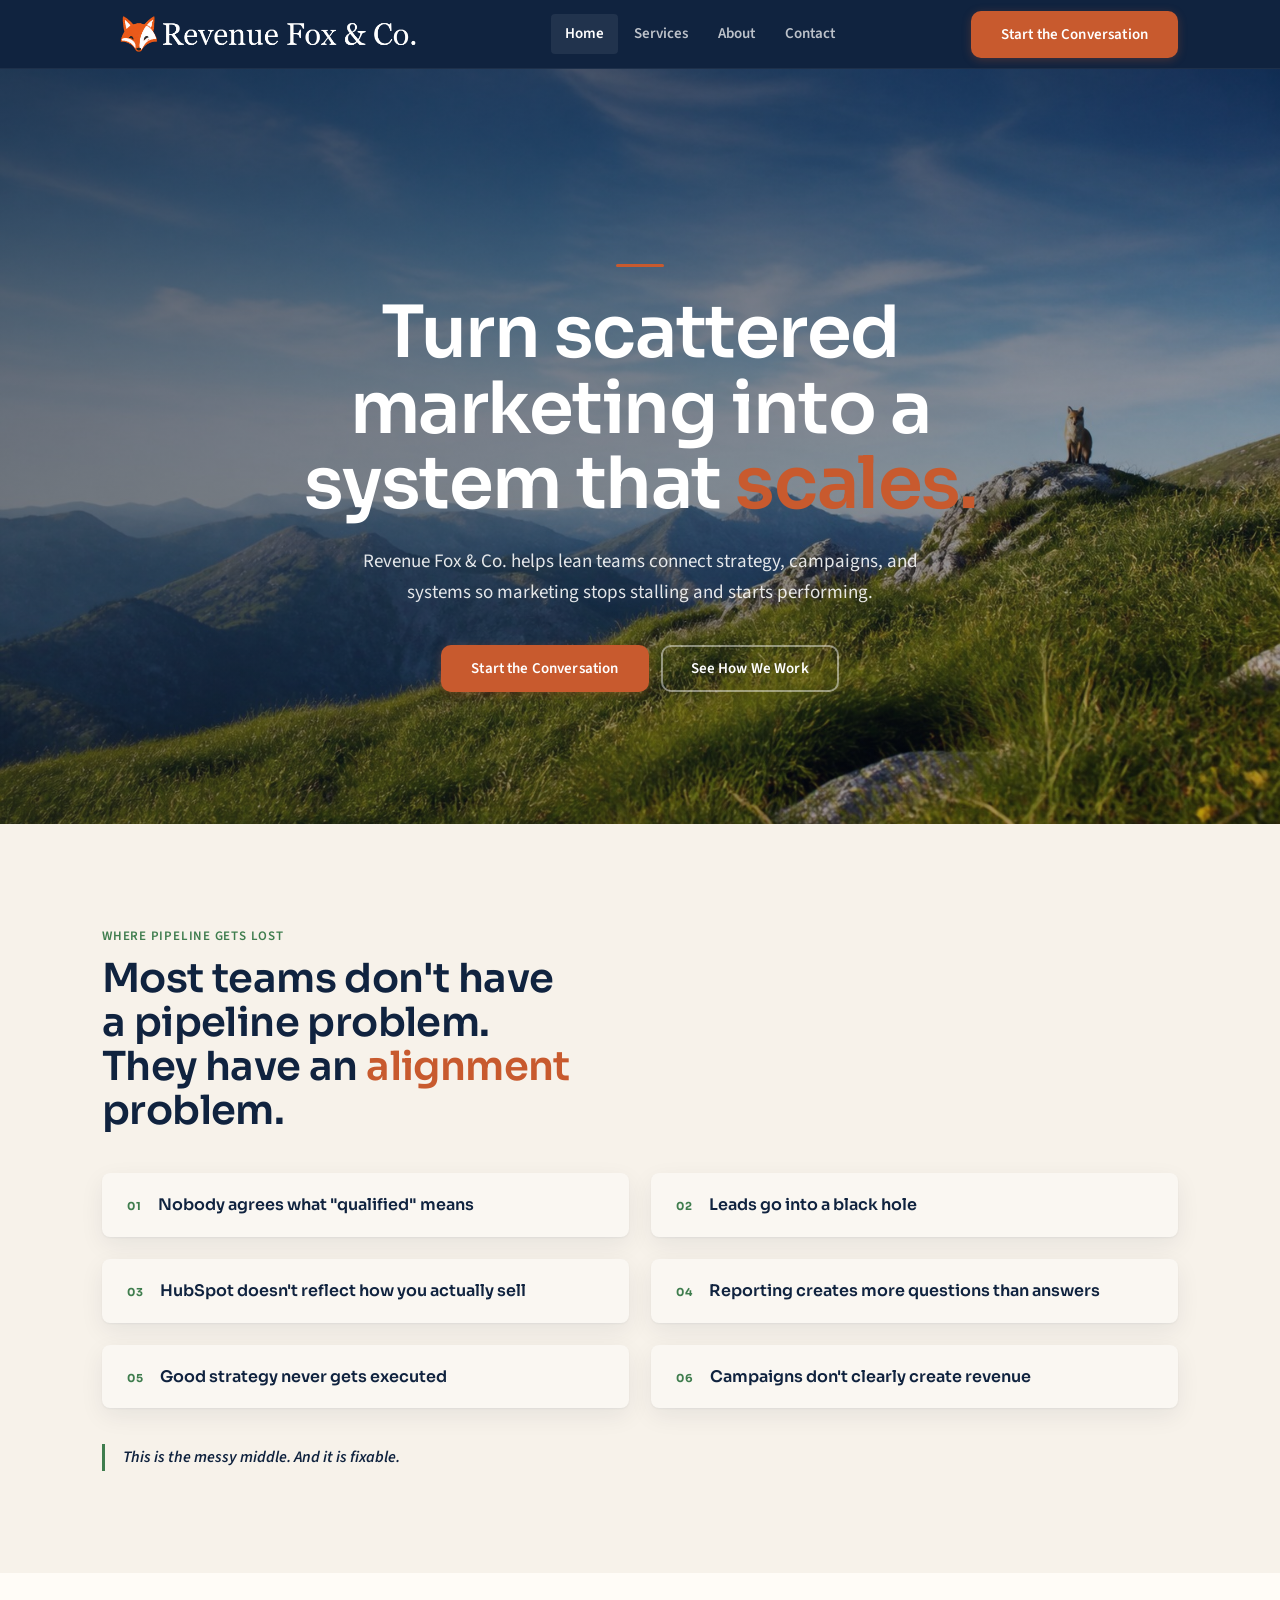
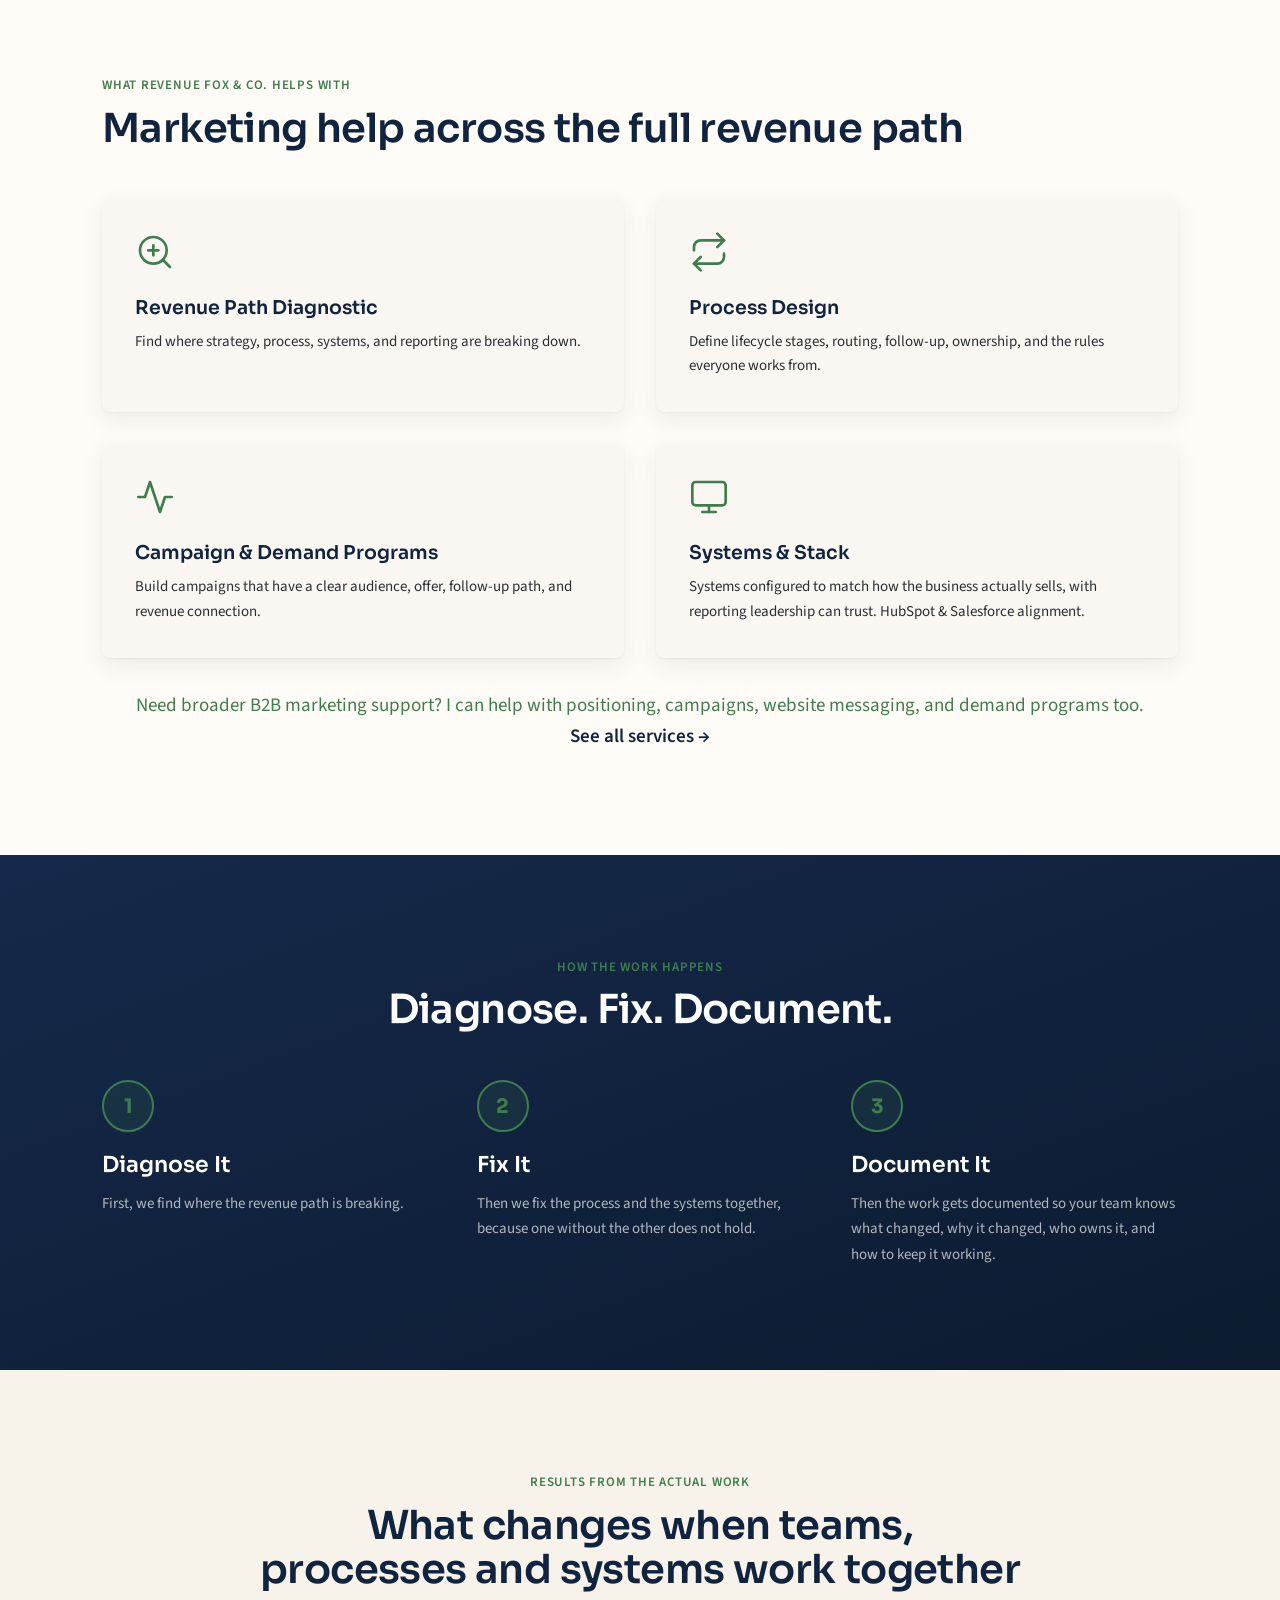
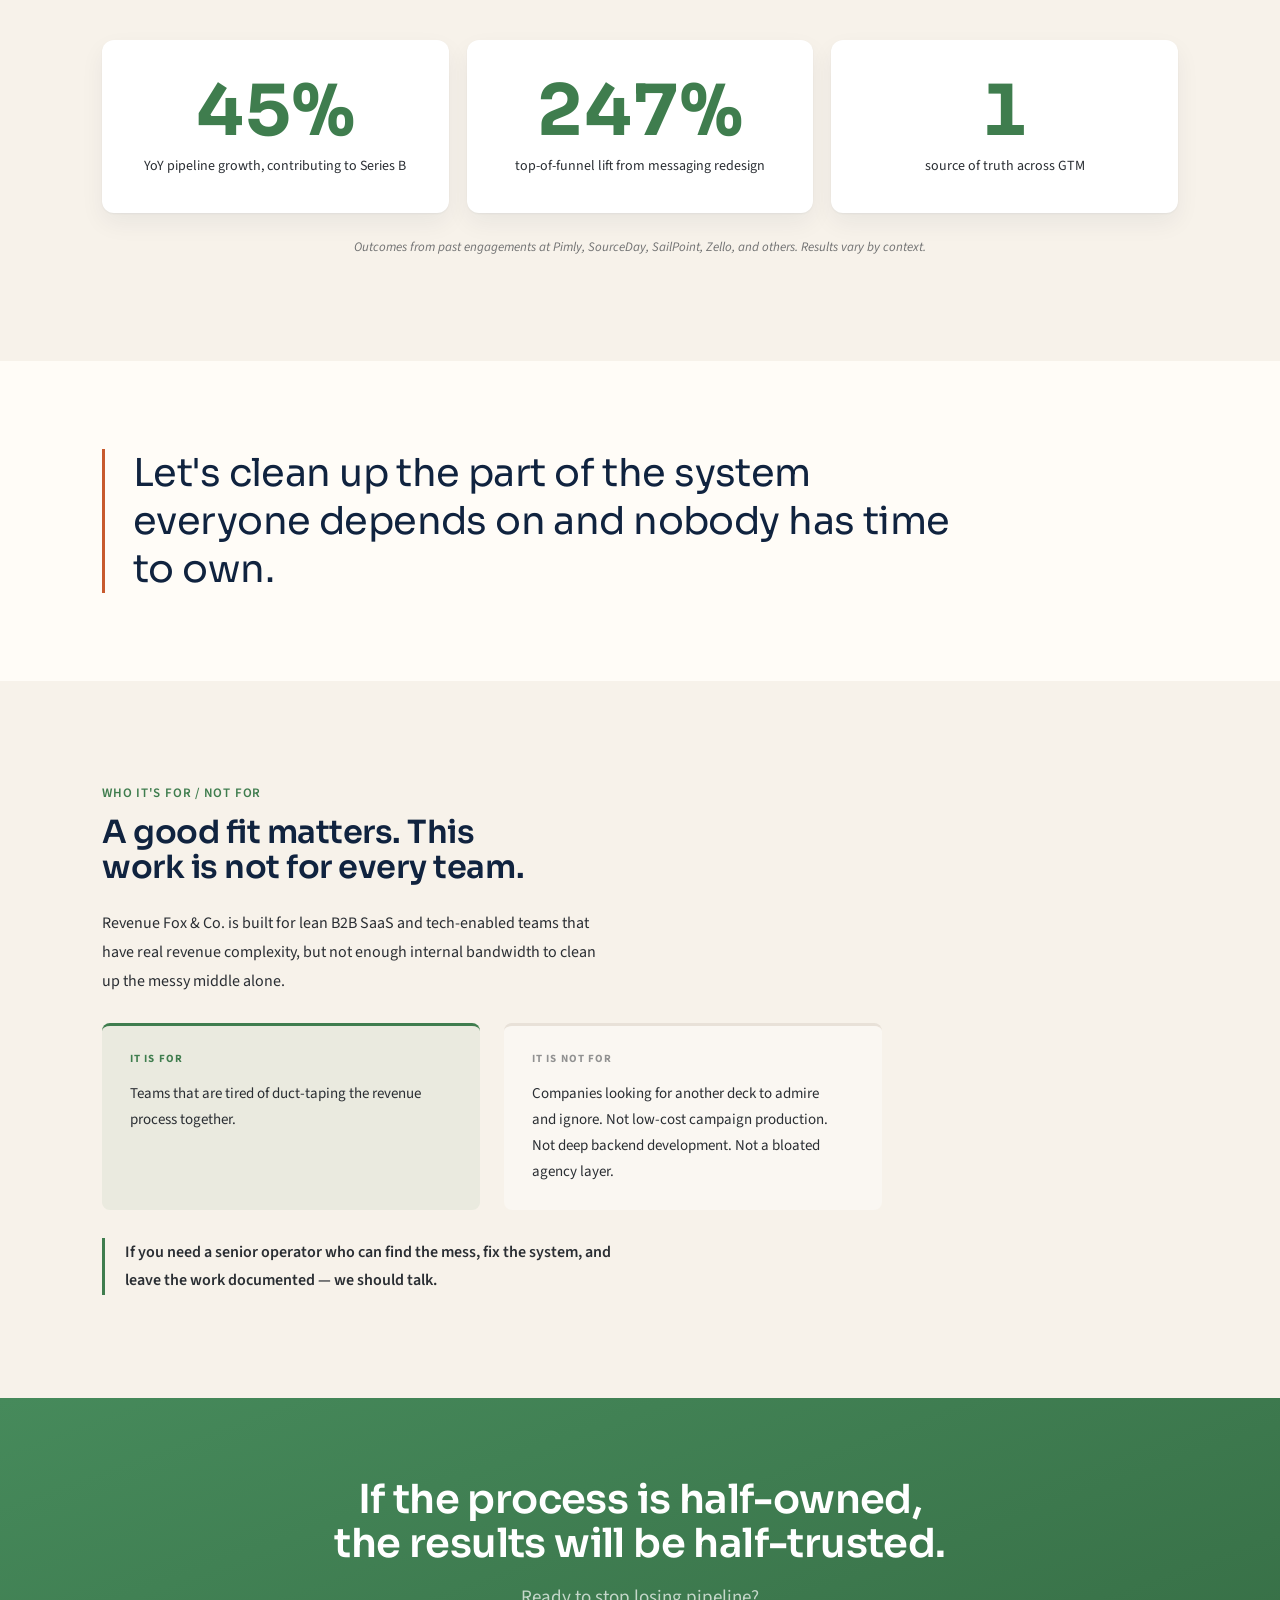
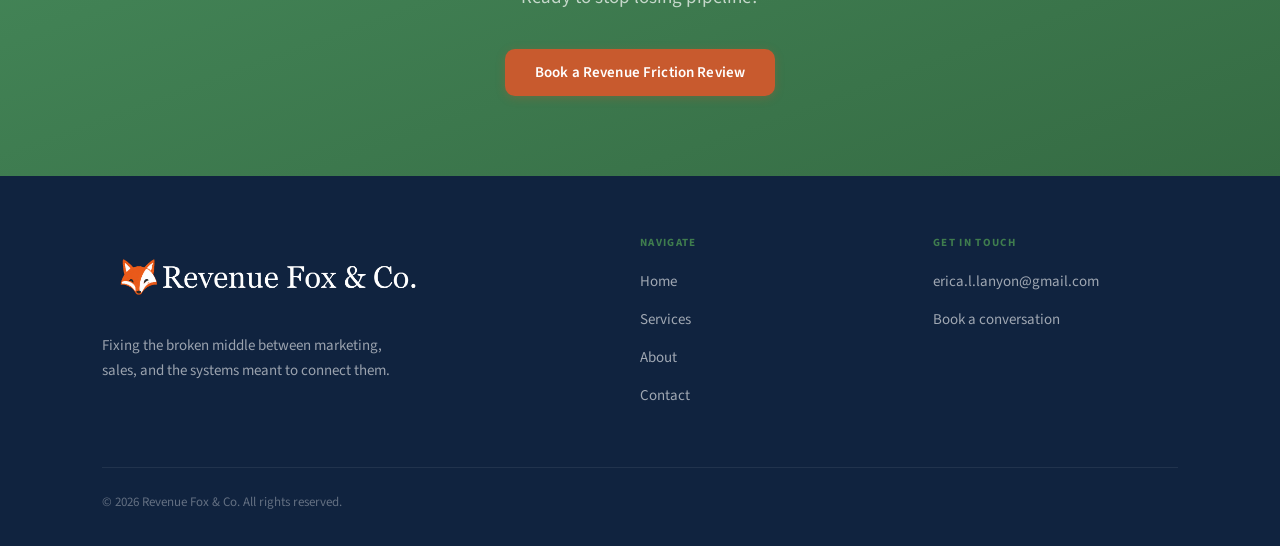
<file: index.html>
<!DOCTYPE html>
<html lang="en">
<head>
  <meta charset="UTF-8">
  <meta name="viewport" content="width=device-width, initial-scale=1.0">

  <!-- SEO -->
  <title>Revenue Fox & Co. | B2B Marketing Consultancy</title>
  <meta name="description" content="Revenue Fox & Co. helps lean B2B teams connect strategy, campaigns, and systems so marketing stops stalling and starts performing.">
  <link rel="canonical" href="https://revenuefox.co/">

  <!-- Open Graph -->
  <meta property="og:type"        content="website">
  <meta property="og:url"         content="https://revenuefox.co/">
  <meta property="og:title"       content="Revenue Fox & Co. | B2B Marketing Consultancy">
  <meta property="og:description" content="Helps lean teams connect strategy, campaigns, and systems so marketing stops stalling and starts performing.">
  <meta property="og:image"       content="https://revenuefox.co/images/og-image.png">
  <!-- TODO: Create a 1200×630 Open Graph image and place it at images/og-image.png -->

  <!-- Favicon -->
  <link rel="icon" type="image/png" href="/images/icon-fox.png">

  <!-- Google Fonts -->
  <link rel="preconnect" href="https://fonts.googleapis.com">
  <link rel="preconnect" href="https://fonts.gstatic.com" crossorigin>
  <link href="https://fonts.googleapis.com/css2?family=Sora:wght@400;600;700&family=Source+Sans+3:ital,wght@0,400;0,600;0,700;1,400&display=swap" rel="stylesheet">

  <link rel="stylesheet" href="/assets/css/styles.css">
</head>
<body>

  <a class="skip-link" href="#main-content">Skip to main content</a>

  <!-- ============================================================
       HEADER
       ============================================================ -->
  <header class="site-header" role="banner">
    <div class="container">
      <nav class="nav-inner" aria-label="Main navigation">

        <a class="nav-logo" href="index.html" aria-label="Revenue Fox & Co. — go to home page">
          <img src="/images/logo-white.png" alt="Revenue Fox & Co." width="160" height="40">
        </a>

        <ul class="nav-links" role="list">
          <li><a href="index.html" class="active" aria-current="page">Home</a></li>
          <li><a href="services.html">Services</a></li>
          <li><a href="about.html">About</a></li>
          <li><a href="contact.html">Contact</a></li>
        </ul>

        <div class="nav-right">
          <a href="https://calendly.com/erica-l-lanyon/30min" target="_blank" rel="noopener noreferrer" class="btn btn-primary">Start the Conversation</a>
          <button class="nav-toggle"
                  aria-label="Open navigation menu"
                  aria-expanded="false"
                  aria-controls="mobile-nav">
            <span></span><span></span><span></span>
          </button>
        </div>

      </nav>
    </div>

    <nav class="nav-mobile" id="mobile-nav" aria-label="Mobile navigation">
      <a href="index.html" class="active" aria-current="page">Home</a>
      <a href="services.html">Services</a>
      <a href="about.html">About</a>
      <a href="contact.html">Contact</a>
      <a href="https://calendly.com/erica-l-lanyon/30min" target="_blank" rel="noopener noreferrer" class="btn btn-primary">Start the Conversation</a>
    </nav>
  </header>


  <!-- ============================================================
       MAIN CONTENT
       ============================================================ -->
  <main id="main-content">

    <!-- ── HERO ─────────────────────────────────────────────── -->
    <section class="hero hero-light" aria-labelledby="hero-heading">
      <img src="/images/icon-fox.png" class="hero-fox-mark" aria-hidden="true" alt="">
      <div class="container">
        <div style="max-width: 820px; text-align: center; margin-inline: auto;">

          <div class="hero-rule" style="margin-inline: auto;" aria-hidden="true"></div>

          <h1 id="hero-heading">
            Turn scattered marketing into a system that <span style="color: var(--fox-rust);">scales.</span>
          </h1>

          <p class="lead" style="max-width: 600px; margin-inline: auto;">
            Revenue Fox &amp; Co. helps lean teams connect strategy, campaigns, and systems so marketing stops stalling and starts performing.
          </p>

          <div class="btn-group" style="justify-content: center;">
            <a href="https://calendly.com/erica-l-lanyon/30min" target="_blank" rel="noopener noreferrer" class="btn btn-primary">Start the Conversation</a>
            <a href="services.html" class="btn btn-secondary-light">See How We Work</a>
          </div>

        </div>
      </div>
    </section>


    <!-- ── PROBLEM / SYMPTOMS ───────────────────────────────── -->
    <section class="section bg-sand" aria-labelledby="pain-heading">
      <div class="container">

        <div style="max-width: 640px; margin-bottom: 40px;">
          <span class="label">Where pipeline gets lost</span>
          <h2 id="pain-heading" style="margin-top: 10px;">
            Most teams don't have a pipeline problem.<br>They have an <span style="color: var(--fox-rust);">alignment</span> problem.
          </h2>
        </div>

        <div class="symptom-grid" role="list">
          <div class="symptom-card" role="listitem">
            <span class="symptom-num">01</span>
            <span class="symptom-text">Nobody agrees what "qualified" means</span>
          </div>
          <div class="symptom-card" role="listitem">
            <span class="symptom-num">02</span>
            <span class="symptom-text">Leads go into a black hole</span>
          </div>
          <div class="symptom-card" role="listitem">
            <span class="symptom-num">03</span>
            <span class="symptom-text">HubSpot doesn't reflect how you actually sell</span>
          </div>
          <div class="symptom-card" role="listitem">
            <span class="symptom-num">04</span>
            <span class="symptom-text">Reporting creates more questions than answers</span>
          </div>
          <div class="symptom-card" role="listitem">
            <span class="symptom-num">05</span>
            <span class="symptom-text">Good strategy never gets executed</span>
          </div>
          <div class="symptom-card" role="listitem">
            <span class="symptom-num">06</span>
            <span class="symptom-text">Campaigns don't clearly create revenue</span>
          </div>
        </div>

        <p class="pain-kicker" style="margin-top: 36px;">
          This is the messy middle. And it is fixable.
        </p>

      </div>
    </section>




    <!-- ── SERVICES PREVIEW ───────────────────────────────────── -->
    <section class="section bg-ivory" aria-labelledby="services-preview-heading">
      <div class="container">

        <div class="section-header">
          <span class="label">What Revenue Fox &amp; Co. helps with</span>
          <h2 id="services-preview-heading">Marketing help across the full revenue path</h2>
        </div>

        <div class="services-preview-grid">

          <article class="service-preview-card">
            <svg class="service-preview-card-icon" xmlns="http://www.w3.org/2000/svg"
                 viewBox="0 0 24 24" fill="none" stroke="currentColor"
                 stroke-width="1.6" stroke-linecap="round" stroke-linejoin="round"
                 aria-hidden="true">
              <circle cx="11" cy="11" r="8"/>
              <line x1="21" y1="21" x2="16.65" y2="16.65"/>
              <line x1="11" y1="8"  x2="11" y2="14"/>
              <line x1="8"  y1="11" x2="14" y2="11"/>
            </svg>
            <h3>Revenue Path Diagnostic</h3>
            <p>Find where strategy, process, systems, and reporting are breaking down.</p>
          </article>

          <article class="service-preview-card">
            <svg class="service-preview-card-icon" xmlns="http://www.w3.org/2000/svg"
                 viewBox="0 0 24 24" fill="none" stroke="currentColor"
                 stroke-width="1.6" stroke-linecap="round" stroke-linejoin="round"
                 aria-hidden="true">
              <polyline points="17 1 21 5 17 9"/>
              <path d="M3 11V9a4 4 0 0 1 4-4h14"/>
              <polyline points="7 23 3 19 7 15"/>
              <path d="M21 13v2a4 4 0 0 1-4 4H3"/>
            </svg>
            <h3>Process Design</h3>
            <p>Define lifecycle stages, routing, follow-up, ownership, and the rules everyone works from.</p>
          </article>

          <article class="service-preview-card">
            <svg class="service-preview-card-icon" xmlns="http://www.w3.org/2000/svg"
                 viewBox="0 0 24 24" fill="none" stroke="currentColor"
                 stroke-width="1.6" stroke-linecap="round" stroke-linejoin="round"
                 aria-hidden="true">
              <polyline points="22 12 18 12 15 21 9 3 6 12 2 12"/>
            </svg>
            <h3>Campaign &amp; Demand Programs</h3>
            <p>Build campaigns that have a clear audience, offer, follow-up path, and revenue connection.</p>
          </article>

          <article class="service-preview-card">
            <svg class="service-preview-card-icon" xmlns="http://www.w3.org/2000/svg"
                 viewBox="0 0 24 24" fill="none" stroke="currentColor"
                 stroke-width="1.6" stroke-linecap="round" stroke-linejoin="round"
                 aria-hidden="true">
              <rect x="2" y="3" width="20" height="14" rx="2" ry="2"/>
              <line x1="8"  y1="21" x2="16" y2="21"/>
              <line x1="12" y1="17" x2="12" y2="21"/>
            </svg>
            <h3>Systems &amp; Stack</h3>
            <p>Systems configured to match how the business actually sells, with reporting leadership can trust. HubSpot &amp; Salesforce alignment.</p>
          </article>

        </div>

        <p class="services-flex-note">
          Need broader B2B marketing support? I can help with positioning, campaigns, website messaging, and demand programs too.<br>
          <a href="services.html">See all services &rarr;</a>
        </p>

      </div>
    </section>


    <!-- ── HOW IT WORKS ───────────────────────────────────────── -->
    <section class="section bg-midnight text-on-dark" aria-labelledby="process-heading">
      <div class="container">

        <div class="section-header centered" style="max-width: 560px; margin-inline: auto;">
          <span class="label">How the work happens</span>
          <h2 id="process-heading">Diagnose. Fix. Document.</h2>
        </div>

        <div class="process-steps">

          <div class="process-step">
            <div class="process-step-number" aria-hidden="true">1</div>
            <h3>Diagnose It</h3>
            <p>First, we find where the revenue path is breaking.</p>
          </div>

          <div class="process-step">
            <div class="process-step-number" aria-hidden="true">2</div>
            <h3>Fix It</h3>
            <p>Then we fix the process and the systems together, because one without the other does not hold.</p>
          </div>

          <div class="process-step">
            <div class="process-step-number" aria-hidden="true">3</div>
            <h3>Document It</h3>
            <p>Then the work gets documented so your team knows what changed, why it changed, who owns it, and how to keep it working.</p>
          </div>

        </div>

      </div>
    </section>


    <!-- ── PROOF SECTION ─────────────────────────────────────── -->
    <section class="section bg-sand" aria-labelledby="proof-heading">
      <div class="container">

        <div class="section-header centered">
          <span class="label">Results from the actual work</span>
          <h2 id="proof-heading">What changes when teams, processes and systems work together</h2>
        </div>

        <div class="proof-stats" role="list">

          <div class="proof-stat" role="listitem">
            <div class="proof-stat-value">55%</div>
            <div class="proof-stat-label">YoY pipeline growth, contributing to Series B</div>
          </div>

          <div class="proof-stat" role="listitem">
            <div class="proof-stat-value">300%</div>
            <div class="proof-stat-label">top-of-funnel lift from messaging redesign</div>
          </div>

          <div class="proof-stat" role="listitem">
            <div class="proof-stat-value">1</div>
            <div class="proof-stat-label">source of truth across GTM</div>
          </div>

        </div>

        <p class="proof-note">Outcomes from past engagements at Pimly, SourceDay, SailPoint, Zello, and others. Results vary by context.</p>

      </div>
    </section>


    <!-- ── EDITORIAL PULL QUOTE ─────────────────────────────── -->
    <section class="editorial-quote-section bg-ivory" aria-label="Editorial quote">
      <div class="container">
        <p class="editorial-quote-text">
          Let's clean up the part of the system everyone depends on and nobody has time to own.
        </p>
      </div>
    </section>


    <!-- ── WHO IT'S FOR ──────────────────────────────────────── -->
    <section class="section bg-sand" aria-labelledby="fit-heading">
      <div class="container">
        <div class="who-its-for-inner">

          <span class="label">Who it's for / not for</span>
          <h2 id="fit-heading" style="margin-top: 10px;">
            A good fit matters. This work is not for every team.
          </h2>

          <p>
            Revenue Fox &amp; Co. is built for lean B2B SaaS and tech-enabled teams that have real revenue complexity, but not enough internal bandwidth to clean up the messy middle alone.
          </p>

          <div class="who-split">
            <div class="who-split-col who-split-col--for">
              <span class="who-split-label who-split-label--for">It is for</span>
              <p>Teams that are tired of duct-taping the revenue process together.</p>
            </div>
            <div class="who-split-col who-split-col--not">
              <span class="who-split-label who-split-label--not">It is not for</span>
              <p>Companies looking for another deck to admire and ignore. Not low-cost campaign production. Not deep backend development. Not a bloated agency layer.</p>
            </div>
          </div>

          <p class="who-closing">
            If you need a senior operator who can find the mess, fix the system, and leave the work documented — we should talk.
          </p>

        </div>
      </div>
    </section>


    <!-- ── FINAL CTA ──────────────────────────────────────────── -->
    <section class="cta-band bg-green text-on-dark" aria-labelledby="cta-heading">
      <div class="container">
        <h2 id="cta-heading">If the process is half-owned, the results will be half-trusted.</h2>
        <p class="lead">Ready to stop losing pipeline?</p>
        <div class="btn-group">
          <a href="contact.html" class="btn btn-primary">Book a Revenue Friction Review</a>
        </div>
      </div>
    </section>

  </main>


  <!-- ============================================================
       FOOTER
       ============================================================ -->
  <footer class="site-footer" role="contentinfo">
    <div class="container">
      <div class="footer-grid">

        <div class="footer-brand">
          <div class="nav-logo">
            <a href="index.html" aria-label="Revenue Fox & Co. — Home">
              <img src="/images/logo-white.png" alt="Revenue Fox & Co." width="160" height="40">
            </a>
          </div>
          <p>Fixing the broken middle between marketing, sales, and the systems meant to connect them.</p>
        </div>

        <div class="footer-col">
          <h4>Navigate</h4>
          <ul>
            <li><a href="index.html">Home</a></li>
            <li><a href="services.html">Services</a></li>
            <li><a href="about.html">About</a></li>
            <li><a href="contact.html">Contact</a></li>
          </ul>
        </div>

        <div class="footer-col">
          <h4>Get in Touch</h4>
          <ul>
            <!-- TODO: Replace with your live email address -->
            <li><a href="mailto:erica.l.lanyon@gmail.com">erica.l.lanyon@gmail.com</a></li>
            <li><a href="contact.html">Book a conversation</a></li>
          </ul>
        </div>

      </div>
      <div class="footer-bottom">
        <span>&copy; 2026 Revenue Fox &amp; Co. All rights reserved.</span>
        <!-- TODO: Add privacy policy page and uncomment: -->
        <!-- <a href="privacy.html" style="color:inherit; text-decoration:underline;">Privacy Policy</a> -->
      </div>
    </div>
  </footer>

  <script src="/assets/js/main.js"></script>
</body>
</html>
</file>
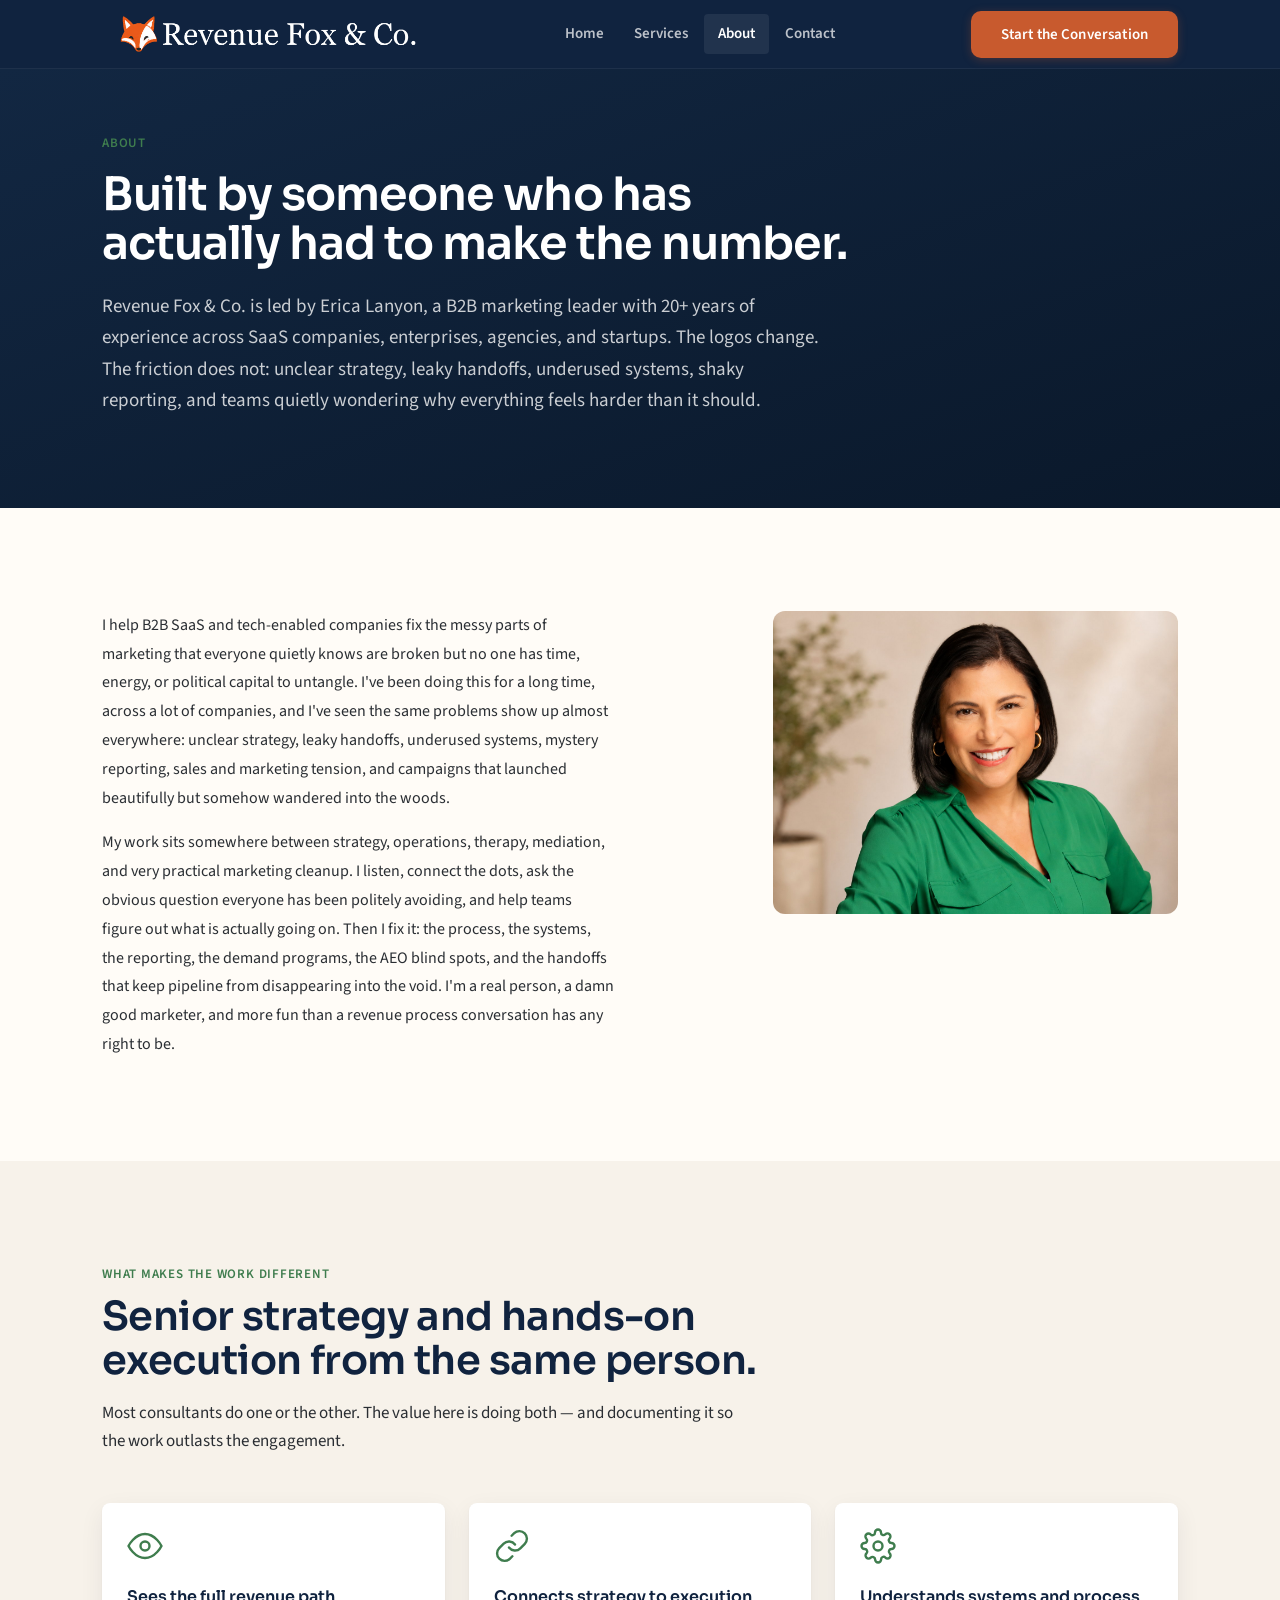
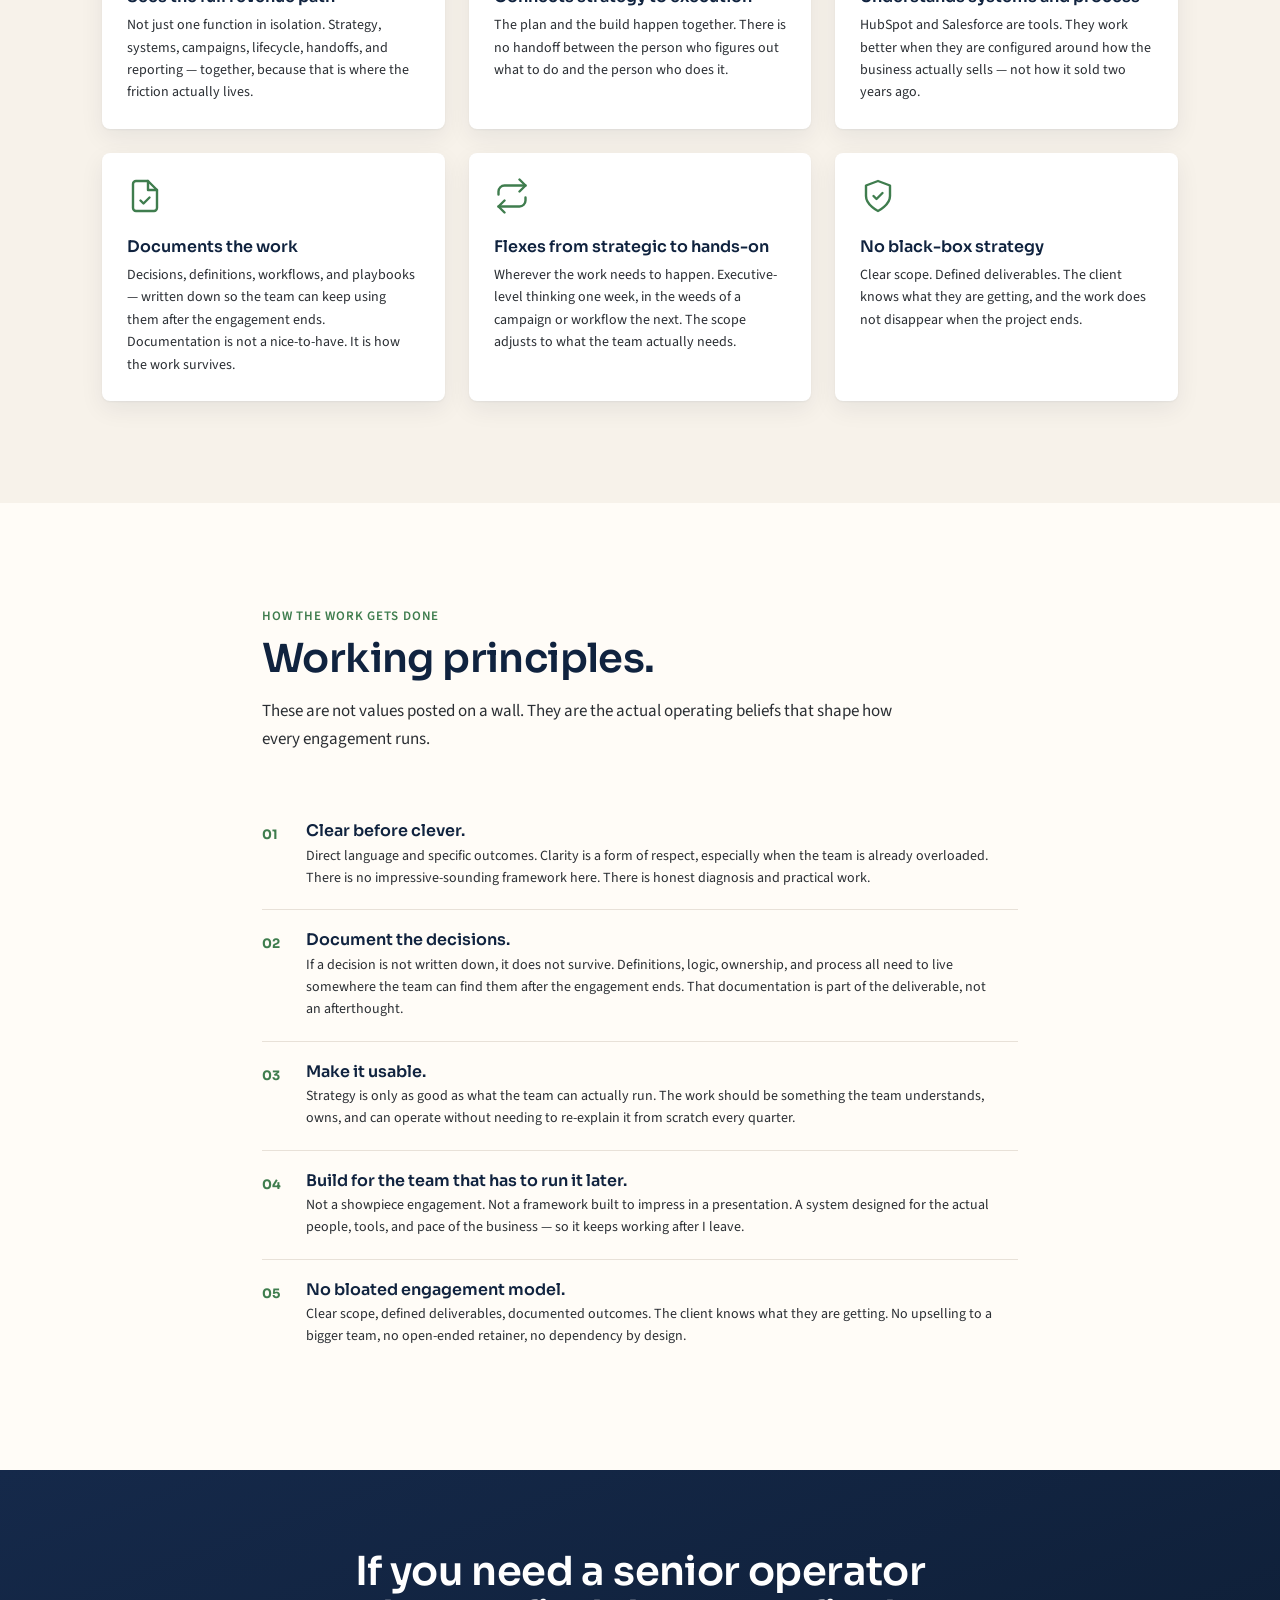
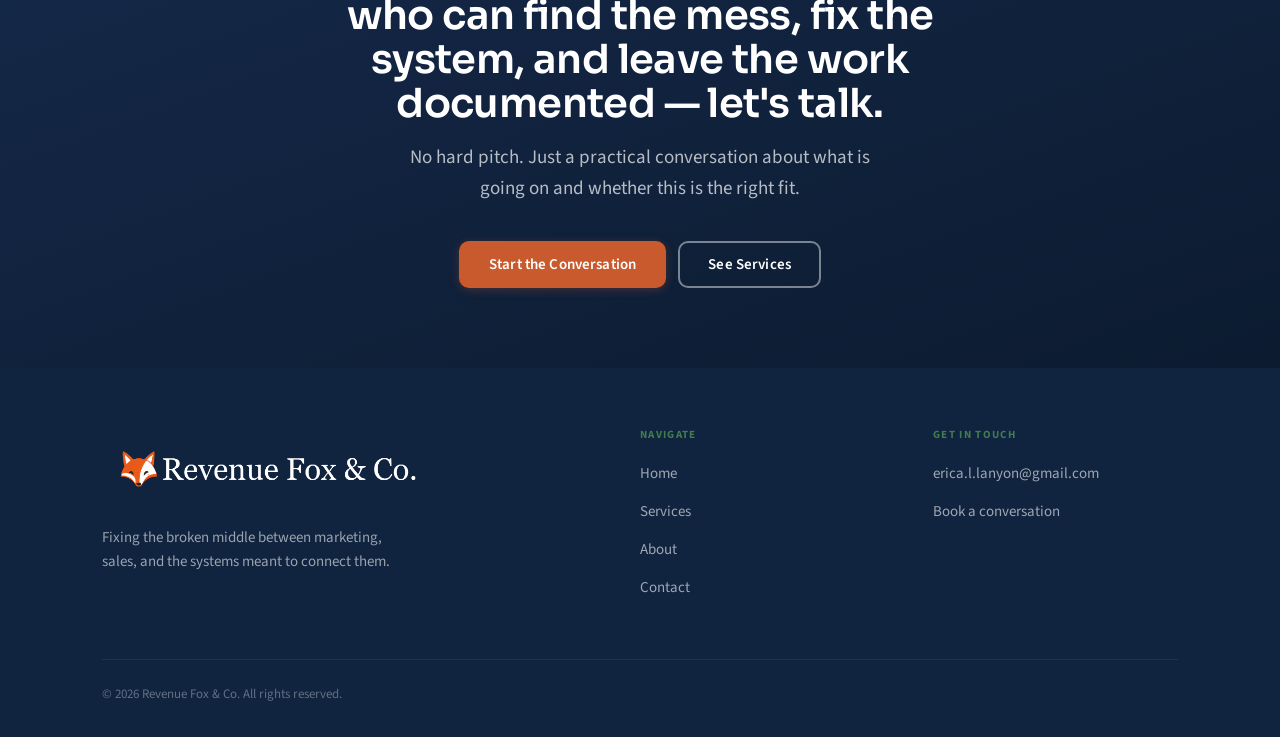
<file: about.html>
<!DOCTYPE html>
<html lang="en">
<head>
  <meta charset="UTF-8">
  <meta name="viewport" content="width=device-width, initial-scale=1.0">

  <!-- SEO -->
  <title>About Erica Lanyon | Revenue Fox & Co.</title>
  <meta name="description" content="Revenue Fox & Co. is led by Erica Lanyon — a B2B marketing leader with 20+ years building demand generation, revenue systems, and marketing-to-sales alignment across SaaS and tech-enabled companies.">
  <link rel="canonical" href="https://revenuefox.co/about">

  <!-- Open Graph -->
  <meta property="og:type"        content="website">
  <meta property="og:url"         content="https://revenuefox.co/about">
  <meta property="og:title"       content="About Erica Lanyon | Revenue Fox & Co.">
  <meta property="og:description" content="20+ years of B2B marketing leadership across SaaS, enterprise, and agency environments. Senior strategy and hands-on execution — from the same person.">
  <meta property="og:image"       content="https://revenuefox.co/images/og-image.png">

  <!-- Favicon -->
  <link rel="icon" type="image/png" href="/images/icon-fox.png">

  <!-- Google Fonts -->
  <link rel="preconnect" href="https://fonts.googleapis.com">
  <link rel="preconnect" href="https://fonts.gstatic.com" crossorigin>
  <link href="https://fonts.googleapis.com/css2?family=Sora:wght@400;600;700&family=Source+Sans+3:ital,wght@0,400;0,600;0,700;1,400&display=swap" rel="stylesheet">

  <link rel="stylesheet" href="/assets/css/styles.css">
</head>
<body>

  <a class="skip-link" href="#main-content">Skip to main content</a>

  <!-- ============================================================
       HEADER
       ============================================================ -->
  <header class="site-header" role="banner">
    <div class="container">
      <nav class="nav-inner" aria-label="Main navigation">

        <a class="nav-logo" href="index.html" aria-label="Revenue Fox & Co. — go to home page">
          <img src="/images/logo-white.png" alt="Revenue Fox & Co." width="160" height="40">
        </a>

        <ul class="nav-links" role="list">
          <li><a href="index.html">Home</a></li>
          <li><a href="services.html">Services</a></li>
          <li><a href="about.html" class="active" aria-current="page">About</a></li>
          <li><a href="contact.html">Contact</a></li>
        </ul>

        <div class="nav-right">
          <a href="https://calendly.com/erica-l-lanyon/30min" target="_blank" rel="noopener noreferrer" class="btn btn-primary">Start the Conversation</a>
          <button class="nav-toggle"
                  aria-label="Open navigation menu"
                  aria-expanded="false"
                  aria-controls="mobile-nav">
            <span></span><span></span><span></span>
          </button>
        </div>

      </nav>
    </div>

    <nav class="nav-mobile" id="mobile-nav" aria-label="Mobile navigation">
      <a href="index.html">Home</a>
      <a href="services.html">Services</a>
      <a href="about.html" class="active" aria-current="page">About</a>
      <a href="contact.html">Contact</a>
      <a href="https://calendly.com/erica-l-lanyon/30min" target="_blank" rel="noopener noreferrer" class="btn btn-primary">Start the Conversation</a>
    </nav>
  </header>


  <!-- ============================================================
       MAIN CONTENT
       ============================================================ -->
  <main id="main-content">

    <!-- ── HERO ─────────────────────────────────────────────── -->
    <section class="hero hero-sm" aria-labelledby="about-heading">
      <div class="container">
        <!-- COPY: About page hero -->
        <span class="label">About</span>
        <h1 id="about-heading">Built by someone who has actually had to make the number.</h1>
        <p class="lead">
          Revenue Fox &amp; Co. is led by Erica Lanyon, a B2B marketing leader with 20+ years of experience across SaaS companies, enterprises, agencies, and startups. The logos change. The friction does not: unclear strategy, leaky handoffs, underused systems, shaky reporting, and teams quietly wondering why everything feels harder than it should.
        </p>
      </div>
    </section>


    <!-- ── ABOUT INTRO ───────────────────────────────────────── -->
    <section class="section bg-ivory" aria-labelledby="erica-heading">
      <div class="container">
        <div class="about-intro">

          <div class="about-copy">

            <p>
              I help B2B SaaS and tech-enabled companies fix the messy parts of marketing that everyone quietly knows are broken but no one has time, energy, or political capital to untangle. I've been doing this for a long time, across a lot of companies, and I've seen the same problems show up almost everywhere: unclear strategy, leaky handoffs, underused systems, mystery reporting, sales and marketing tension, and campaigns that launched beautifully but somehow wandered into the woods.
            </p>

            <p>
              My work sits somewhere between strategy, operations, therapy, mediation, and very practical marketing cleanup. I listen, connect the dots, ask the obvious question everyone has been politely avoiding, and help teams figure out what is actually going on. Then I fix it: the process, the systems, the reporting, the demand programs, the AEO blind spots, and the handoffs that keep pipeline from disappearing into the void. I'm a real person, a damn good marketer, and more fun than a revenue process conversation has any right to be.
            </p>

          </div>

          <!-- Headshot -->
          <img src="/images/headshot-erica.jpg"
               alt="Erica Lanyon, Founder of Revenue Fox &amp; Co."
               style="border-radius: 12px; width: 100%; height: auto; object-fit: cover; display: block;">

        </div>
      </div>
    </section>


    <!-- ── WHAT MAKES IT DIFFERENT ───────────────────────────── -->
    <section class="section bg-sand" aria-labelledby="differentiators-heading">
      <div class="container">

        <div class="section-header">
          <span class="label">What makes the work different</span>
          <h2 id="differentiators-heading">Senior strategy and hands-on execution from the same person.</h2>
          <p>Most consultants do one or the other. The value here is doing both — and documenting it so the work outlasts the engagement.</p>
        </div>

        <!-- COPY: Differentiator cards -->
        <div class="differentiators-grid">

          <div class="differentiator-card">
            <!-- Icon: eye / full path visibility -->
            <svg class="differentiator-icon" xmlns="http://www.w3.org/2000/svg"
                 viewBox="0 0 24 24" fill="none" stroke="currentColor"
                 stroke-width="1.6" stroke-linecap="round" stroke-linejoin="round"
                 aria-hidden="true">
              <path d="M1 12s4-8 11-8 11 8 11 8-4 8-11 8-11-8-11-8z"/>
              <circle cx="12" cy="12" r="3"/>
            </svg>
            <h3>Sees the full revenue path</h3>
            <p>Not just one function in isolation. Strategy, systems, campaigns, lifecycle, handoffs, and reporting — together, because that is where the friction actually lives.</p>
          </div>

          <div class="differentiator-card">
            <!-- Icon: link / connects strategy -->
            <svg class="differentiator-icon" xmlns="http://www.w3.org/2000/svg"
                 viewBox="0 0 24 24" fill="none" stroke="currentColor"
                 stroke-width="1.6" stroke-linecap="round" stroke-linejoin="round"
                 aria-hidden="true">
              <path d="M10 13a5 5 0 0 0 7.54.54l3-3a5 5 0 0 0-7.07-7.07l-1.72 1.71"/>
              <path d="M14 11a5 5 0 0 0-7.54-.54l-3 3a5 5 0 0 0 7.07 7.07l1.71-1.71"/>
            </svg>
            <h3>Connects strategy to execution</h3>
            <p>The plan and the build happen together. There is no handoff between the person who figures out what to do and the person who does it.</p>
          </div>

          <div class="differentiator-card">
            <!-- Icon: settings / systems -->
            <svg class="differentiator-icon" xmlns="http://www.w3.org/2000/svg"
                 viewBox="0 0 24 24" fill="none" stroke="currentColor"
                 stroke-width="1.6" stroke-linecap="round" stroke-linejoin="round"
                 aria-hidden="true">
              <circle cx="12" cy="12" r="3"/>
              <path d="M19.4 15a1.65 1.65 0 0 0 .33 1.82l.06.06a2 2 0 0 1-2.83 2.83l-.06-.06a1.65 1.65 0 0 0-1.82-.33 1.65 1.65 0 0 0-1 1.51V21a2 2 0 0 1-4 0v-.09A1.65 1.65 0 0 0 9 19.4a1.65 1.65 0 0 0-1.82.33l-.06.06a2 2 0 0 1-2.83-2.83l.06-.06A1.65 1.65 0 0 0 4.68 15a1.65 1.65 0 0 0-1.51-1H3a2 2 0 0 1 0-4h.09A1.65 1.65 0 0 0 4.6 9a1.65 1.65 0 0 0-.33-1.82l-.06-.06a2 2 0 0 1 2.83-2.83l.06.06A1.65 1.65 0 0 0 9 4.68a1.65 1.65 0 0 0 1-1.51V3a2 2 0 0 1 4 0v.09a1.65 1.65 0 0 0 1 1.51 1.65 1.65 0 0 0 1.82-.33l.06-.06a2 2 0 0 1 2.83 2.83l-.06.06A1.65 1.65 0 0 0 19.4 9a1.65 1.65 0 0 0 1.51 1H21a2 2 0 0 1 0 4h-.09a1.65 1.65 0 0 0-1.51 1z"/>
            </svg>
            <h3>Understands systems and process</h3>
            <p>HubSpot and Salesforce are tools. They work better when they are configured around how the business actually sells — not how it sold two years ago.</p>
          </div>

          <div class="differentiator-card">
            <!-- Icon: file-check / documentation -->
            <svg class="differentiator-icon" xmlns="http://www.w3.org/2000/svg"
                 viewBox="0 0 24 24" fill="none" stroke="currentColor"
                 stroke-width="1.6" stroke-linecap="round" stroke-linejoin="round"
                 aria-hidden="true">
              <path d="M14 2H6a2 2 0 0 0-2 2v16a2 2 0 0 0 2 2h12a2 2 0 0 0 2-2V8z"/>
              <polyline points="14 2 14 8 20 8"/>
              <polyline points="9 15 11 17 15 13"/>
            </svg>
            <h3>Documents the work</h3>
            <p>Decisions, definitions, workflows, and playbooks — written down so the team can keep using them after the engagement ends. Documentation is not a nice-to-have. It is how the work survives.</p>
          </div>

          <div class="differentiator-card">
            <!-- Icon: arrows / flex between strategic and tactical -->
            <svg class="differentiator-icon" xmlns="http://www.w3.org/2000/svg"
                 viewBox="0 0 24 24" fill="none" stroke="currentColor"
                 stroke-width="1.6" stroke-linecap="round" stroke-linejoin="round"
                 aria-hidden="true">
              <polyline points="17 1 21 5 17 9"/>
              <path d="M3 11V9a4 4 0 0 1 4-4h14"/>
              <polyline points="7 23 3 19 7 15"/>
              <path d="M21 13v2a4 4 0 0 1-4 4H3"/>
            </svg>
            <h3>Flexes from strategic to hands-on</h3>
            <p>Wherever the work needs to happen. Executive-level thinking one week, in the weeds of a campaign or workflow the next. The scope adjusts to what the team actually needs.</p>
          </div>

          <div class="differentiator-card">
            <!-- Icon: shield / no black-box -->
            <svg class="differentiator-icon" xmlns="http://www.w3.org/2000/svg"
                 viewBox="0 0 24 24" fill="none" stroke="currentColor"
                 stroke-width="1.6" stroke-linecap="round" stroke-linejoin="round"
                 aria-hidden="true">
              <path d="M12 22s8-4 8-10V5l-8-3-8 3v7c0 6 8 10 8 10z"/>
              <polyline points="9 12 11 14 15 10"/>
            </svg>
            <h3>No black-box strategy</h3>
            <p>Clear scope. Defined deliverables. The client knows what they are getting, and the work does not disappear when the project ends.</p>
          </div>

        </div>

      </div>
    </section>


    <!-- ── WORKING PRINCIPLES ────────────────────────────────── -->
    <section class="section bg-ivory" aria-labelledby="principles-heading">
      <div class="container" style="max-width: 820px;">

        <div class="section-header">
          <span class="label">How the work gets done</span>
          <h2 id="principles-heading">Working principles.</h2>
          <p>These are not values posted on a wall. They are the actual operating beliefs that shape how every engagement runs.</p>
        </div>

        <!-- COPY: Working principles list -->
        <div class="principles-list" role="list">

          <div class="principle-item" role="listitem">
            <span class="principle-num" aria-hidden="true">01</span>
            <div>
              <h3>Clear before clever.</h3>
              <p>Direct language and specific outcomes. Clarity is a form of respect, especially when the team is already overloaded. There is no impressive-sounding framework here. There is honest diagnosis and practical work.</p>
            </div>
          </div>

          <div class="principle-item" role="listitem">
            <span class="principle-num" aria-hidden="true">02</span>
            <div>
              <h3>Document the decisions.</h3>
              <p>If a decision is not written down, it does not survive. Definitions, logic, ownership, and process all need to live somewhere the team can find them after the engagement ends. That documentation is part of the deliverable, not an afterthought.</p>
            </div>
          </div>

          <div class="principle-item" role="listitem">
            <span class="principle-num" aria-hidden="true">03</span>
            <div>
              <h3>Make it usable.</h3>
              <p>Strategy is only as good as what the team can actually run. The work should be something the team understands, owns, and can operate without needing to re-explain it from scratch every quarter.</p>
            </div>
          </div>

          <div class="principle-item" role="listitem">
            <span class="principle-num" aria-hidden="true">04</span>
            <div>
              <h3>Build for the team that has to run it later.</h3>
              <p>Not a showpiece engagement. Not a framework built to impress in a presentation. A system designed for the actual people, tools, and pace of the business — so it keeps working after I leave.</p>
            </div>
          </div>

          <div class="principle-item" role="listitem">
            <span class="principle-num" aria-hidden="true">05</span>
            <div>
              <h3>No bloated engagement model.</h3>
              <p>Clear scope, defined deliverables, documented outcomes. The client knows what they are getting. No upselling to a bigger team, no open-ended retainer, no dependency by design.</p>
            </div>
          </div>

        </div>

      </div>
    </section>




    <!-- ── FINAL CTA ──────────────────────────────────────────── -->
    <section class="cta-band bg-midnight text-on-dark" aria-labelledby="about-cta-heading">
      <div class="container">
        <!-- COPY: About page final CTA -->
        <h2 id="about-cta-heading">If you need a senior operator who can find the mess, fix the system, and leave the work documented — let's talk.</h2>
        <p class="lead">No hard pitch. Just a practical conversation about what is going on and whether this is the right fit.</p>
        <div class="btn-group">
          <a href="https://calendly.com/erica-l-lanyon/30min" target="_blank" rel="noopener noreferrer" class="btn btn-primary">Start the Conversation</a>
          <a href="services.html" class="btn btn-secondary-light">See Services</a>
        </div>
      </div>
    </section>

  </main><!-- /#main-content -->


  <!-- ============================================================
       FOOTER
       ============================================================ -->
  <footer class="site-footer" role="contentinfo">
    <div class="container">
      <div class="footer-grid">

        <div class="footer-brand">
          <div class="nav-logo">
            <a href="index.html" aria-label="Revenue Fox & Co. — Home">
              <img src="/images/logo-white.png" alt="Revenue Fox & Co." width="160" height="40">
            </a>
          </div>
          <p>Fixing the broken middle between marketing, sales, and the systems meant to connect them.</p>
        </div>

        <div class="footer-col">
          <h4>Navigate</h4>
          <ul>
            <li><a href="index.html">Home</a></li>
            <li><a href="services.html">Services</a></li>
            <li><a href="about.html">About</a></li>
            <li><a href="contact.html">Contact</a></li>
          </ul>
        </div>

        <div class="footer-col">
          <h4>Get in Touch</h4>
          <ul>
            <li><a href="mailto:erica.l.lanyon@gmail.com">erica.l.lanyon@gmail.com</a></li>
            <li><a href="contact.html">Book a conversation</a></li>
          </ul>
        </div>

      </div>
      <div class="footer-bottom">
        <span>&copy; 2026 Revenue Fox &amp; Co. All rights reserved.</span>
      </div>
    </div>
  </footer>

  <script src="/assets/js/main.js"></script>
</body>
</html>
</file>
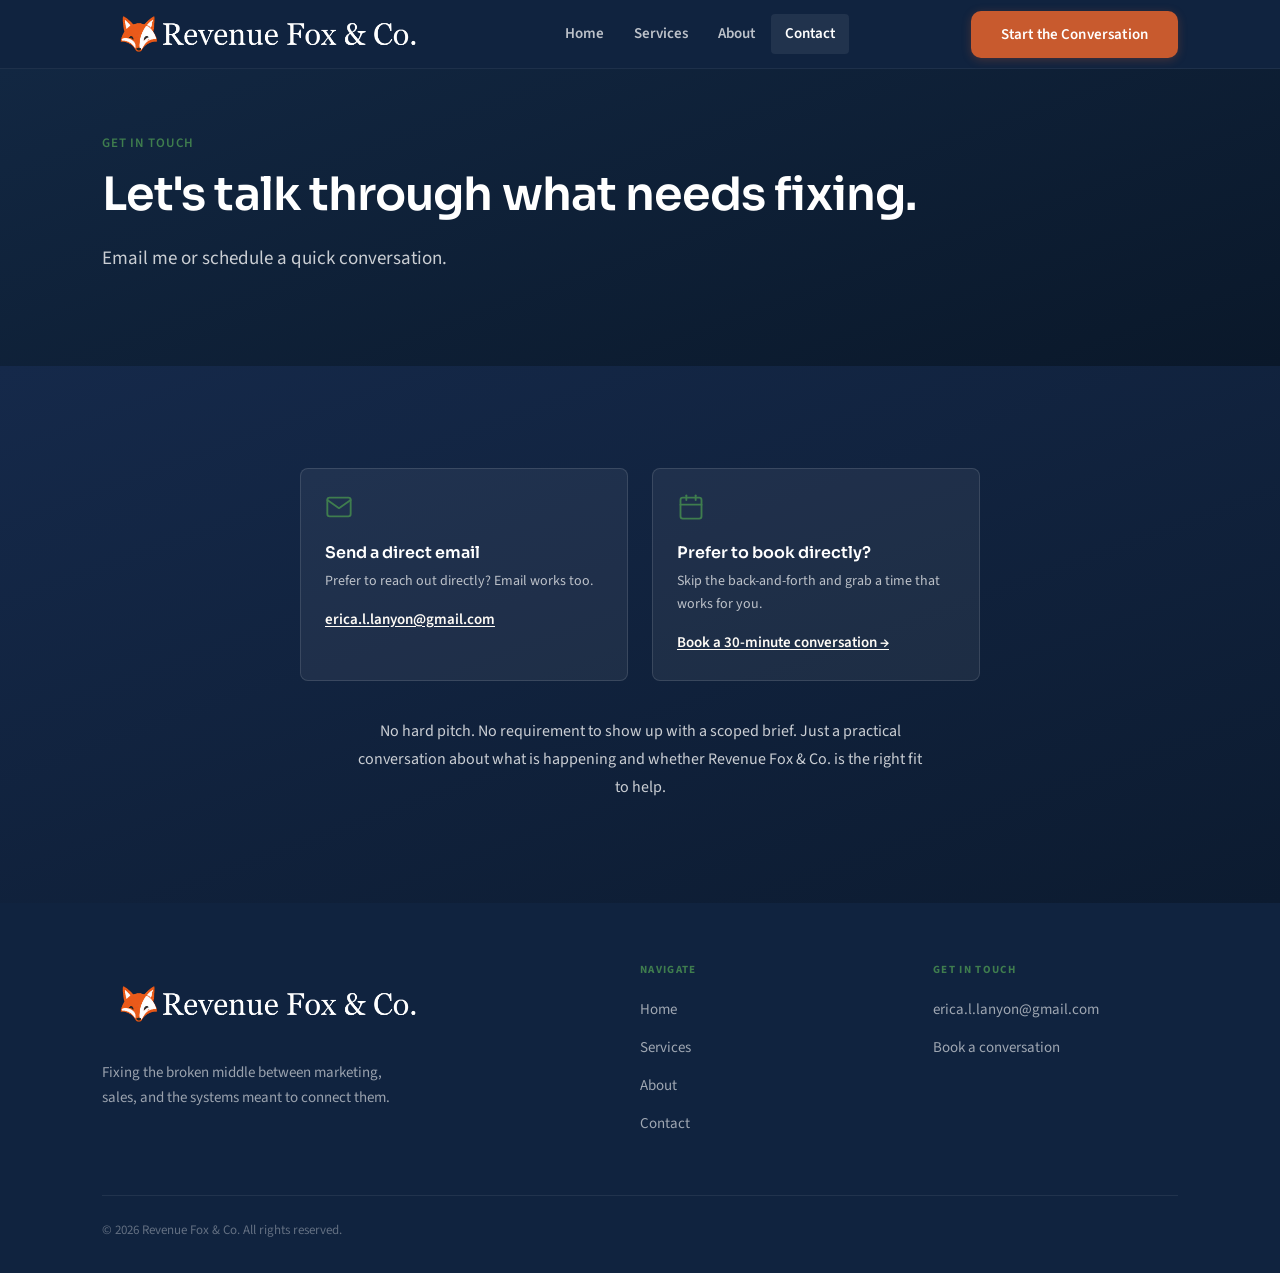
<file: contact.html>
<!DOCTYPE html>
<html lang="en">
<head>
  <meta charset="UTF-8">
  <meta name="viewport" content="width=device-width, initial-scale=1.0">

  <!-- SEO -->
  <title>Contact | Revenue Fox & Co.</title>
  <meta name="description" content="Start a conversation with Revenue Fox & Co. Tell us what is feeling messy, stuck, or unclear — and we'll help you find the right starting point.">
  <link rel="canonical" href="https://revenuefox.co/contact">

  <!-- Open Graph -->
  <meta property="og:type"        content="website">
  <meta property="og:url"         content="https://revenuefox.co/contact">
  <meta property="og:title"       content="Contact | Revenue Fox & Co.">
  <meta property="og:description" content="Start a conversation. Tell us what is feeling messy, stuck, or unclear — we'll help find the right starting point.">
  <meta property="og:image"       content="https://revenuefox.co/images/og-image.png">

  <!-- Favicon -->
  <link rel="icon" type="image/png" href="/images/icon-fox.png">

  <!-- Google Fonts -->
  <link rel="preconnect" href="https://fonts.googleapis.com">
  <link rel="preconnect" href="https://fonts.gstatic.com" crossorigin>
  <link href="https://fonts.googleapis.com/css2?family=Sora:wght@400;600;700&family=Source+Sans+3:ital,wght@0,400;0,600;0,700;1,400&display=swap" rel="stylesheet">

  <link rel="stylesheet" href="/assets/css/styles.css">
</head>
<body>

  <a class="skip-link" href="#main-content">Skip to main content</a>

  <!-- ============================================================
       HEADER
       ============================================================ -->
  <header class="site-header" role="banner">
    <div class="container">
      <nav class="nav-inner" aria-label="Main navigation">

        <a class="nav-logo" href="index.html" aria-label="Revenue Fox & Co. — go to home page">
          <img src="/images/logo-white.png" alt="Revenue Fox & Co." width="160" height="40">
        </a>

        <ul class="nav-links" role="list">
          <li><a href="index.html">Home</a></li>
          <li><a href="services.html">Services</a></li>
          <li><a href="about.html">About</a></li>
          <li><a href="contact.html" class="active" aria-current="page">Contact</a></li>
        </ul>

        <div class="nav-right">
          <a href="https://calendly.com/erica-l-lanyon/30min" target="_blank" rel="noopener noreferrer" class="btn btn-primary">Start the Conversation</a>
          <button class="nav-toggle"
                  aria-label="Open navigation menu"
                  aria-expanded="false"
                  aria-controls="mobile-nav">
            <span></span><span></span><span></span>
          </button>
        </div>

      </nav>
    </div>

    <nav class="nav-mobile" id="mobile-nav" aria-label="Mobile navigation">
      <a href="index.html">Home</a>
      <a href="services.html">Services</a>
      <a href="about.html">About</a>
      <a href="contact.html" class="active" aria-current="page">Contact</a>
      <a href="https://calendly.com/erica-l-lanyon/30min" target="_blank" rel="noopener noreferrer" class="btn btn-primary">Start the Conversation</a>
    </nav>
  </header>


  <!-- ============================================================
       MAIN CONTENT
       ============================================================ -->
  <main id="main-content">

    <!-- ── HERO ─────────────────────────────────────────────── -->
    <section class="hero hero-sm" aria-labelledby="contact-heading">
      <div class="container">
        <!-- COPY: Contact page hero -->
        <span class="label">Get in Touch</span>
        <h1 id="contact-heading">Let's talk through what needs fixing.</h1>
        <p class="lead">Email me or schedule a quick conversation.</p>
      </div>
    </section>


    <!-- ── CONTACT INFO ──────────────────────────────────────── -->
    <section class="section bg-midnight text-on-dark" aria-label="Contact information">
      <div class="container" style="text-align: center;">

        <div class="contact-boxes">

          <!-- Email -->
          <div class="contact-info-block">
            <svg style="width:28px; height:28px; color: var(--bold-green); margin-bottom: 12px;"
                 xmlns="http://www.w3.org/2000/svg" viewBox="0 0 24 24" fill="none"
                 stroke="currentColor" stroke-width="1.6" stroke-linecap="round"
                 stroke-linejoin="round" aria-hidden="true">
              <path d="M4 4h16c1.1 0 2 .9 2 2v12c0 1.1-.9 2-2 2H4c-1.1 0-2-.9-2-2V6c0-1.1.9-2 2-2z"/>
              <polyline points="22,6 12,13 2,6"/>
            </svg>
            <h3>Send a direct email</h3>
            <p>Prefer to reach out directly? Email works too.</p>
            <a href="mailto:erica.l.lanyon@gmail.com">erica.l.lanyon@gmail.com</a>
          </div>

          <!-- Calendar -->
          <div class="contact-info-block">
            <svg style="width:28px; height:28px; color: var(--bold-green); margin-bottom: 12px;"
                 xmlns="http://www.w3.org/2000/svg" viewBox="0 0 24 24" fill="none"
                 stroke="currentColor" stroke-width="1.6" stroke-linecap="round"
                 stroke-linejoin="round" aria-hidden="true">
              <rect x="3" y="4" width="18" height="18" rx="2" ry="2"/>
              <line x1="16" y1="2" x2="16" y2="6"/>
              <line x1="8"  y1="2" x2="8"  y2="6"/>
              <line x1="3"  y1="10" x2="21" y2="10"/>
            </svg>
            <h3>Prefer to book directly?</h3>
            <p>Skip the back-and-forth and grab a time that works for you.</p>
            <!-- TODO: Replace with your real Calendly or scheduling URL -->
            <a href="https://calendly.com/erica-l-lanyon/30min" target="_blank" rel="noopener noreferrer">Book a 30-minute conversation &rarr;</a>
          </div>

        </div>

        <p class="contact-boxes-note">
          No hard pitch. No requirement to show up with a scoped brief. Just a practical conversation about what is happening and whether Revenue Fox &amp; Co. is the right fit to help.
        </p>

      </div>
    </section>

  </main><!-- /#main-content -->


  <!-- ============================================================
       FOOTER
       ============================================================ -->
  <footer class="site-footer" role="contentinfo">
    <div class="container">
      <div class="footer-grid">

        <div class="footer-brand">
          <div class="nav-logo">
            <a href="index.html" aria-label="Revenue Fox & Co. — Home">
              <img src="/images/logo-white.png" alt="Revenue Fox & Co." width="160" height="40">
            </a>
          </div>
          <p>Fixing the broken middle between marketing, sales, and the systems meant to connect them.</p>
        </div>

        <div class="footer-col">
          <h4>Navigate</h4>
          <ul>
            <li><a href="index.html">Home</a></li>
            <li><a href="services.html">Services</a></li>
            <li><a href="about.html">About</a></li>
            <li><a href="contact.html">Contact</a></li>
          </ul>
        </div>

        <div class="footer-col">
          <h4>Get in Touch</h4>
          <ul>
            <li><a href="mailto:erica.l.lanyon@gmail.com">erica.l.lanyon@gmail.com</a></li>
            <li><a href="contact.html">Book a conversation</a></li>
          </ul>
        </div>

      </div>
      <div class="footer-bottom">
        <span>&copy; 2026 Revenue Fox &amp; Co. All rights reserved.</span>
      </div>
    </div>
  </footer>

  <script src="/assets/js/main.js"></script>
</body>
</html>
</file>
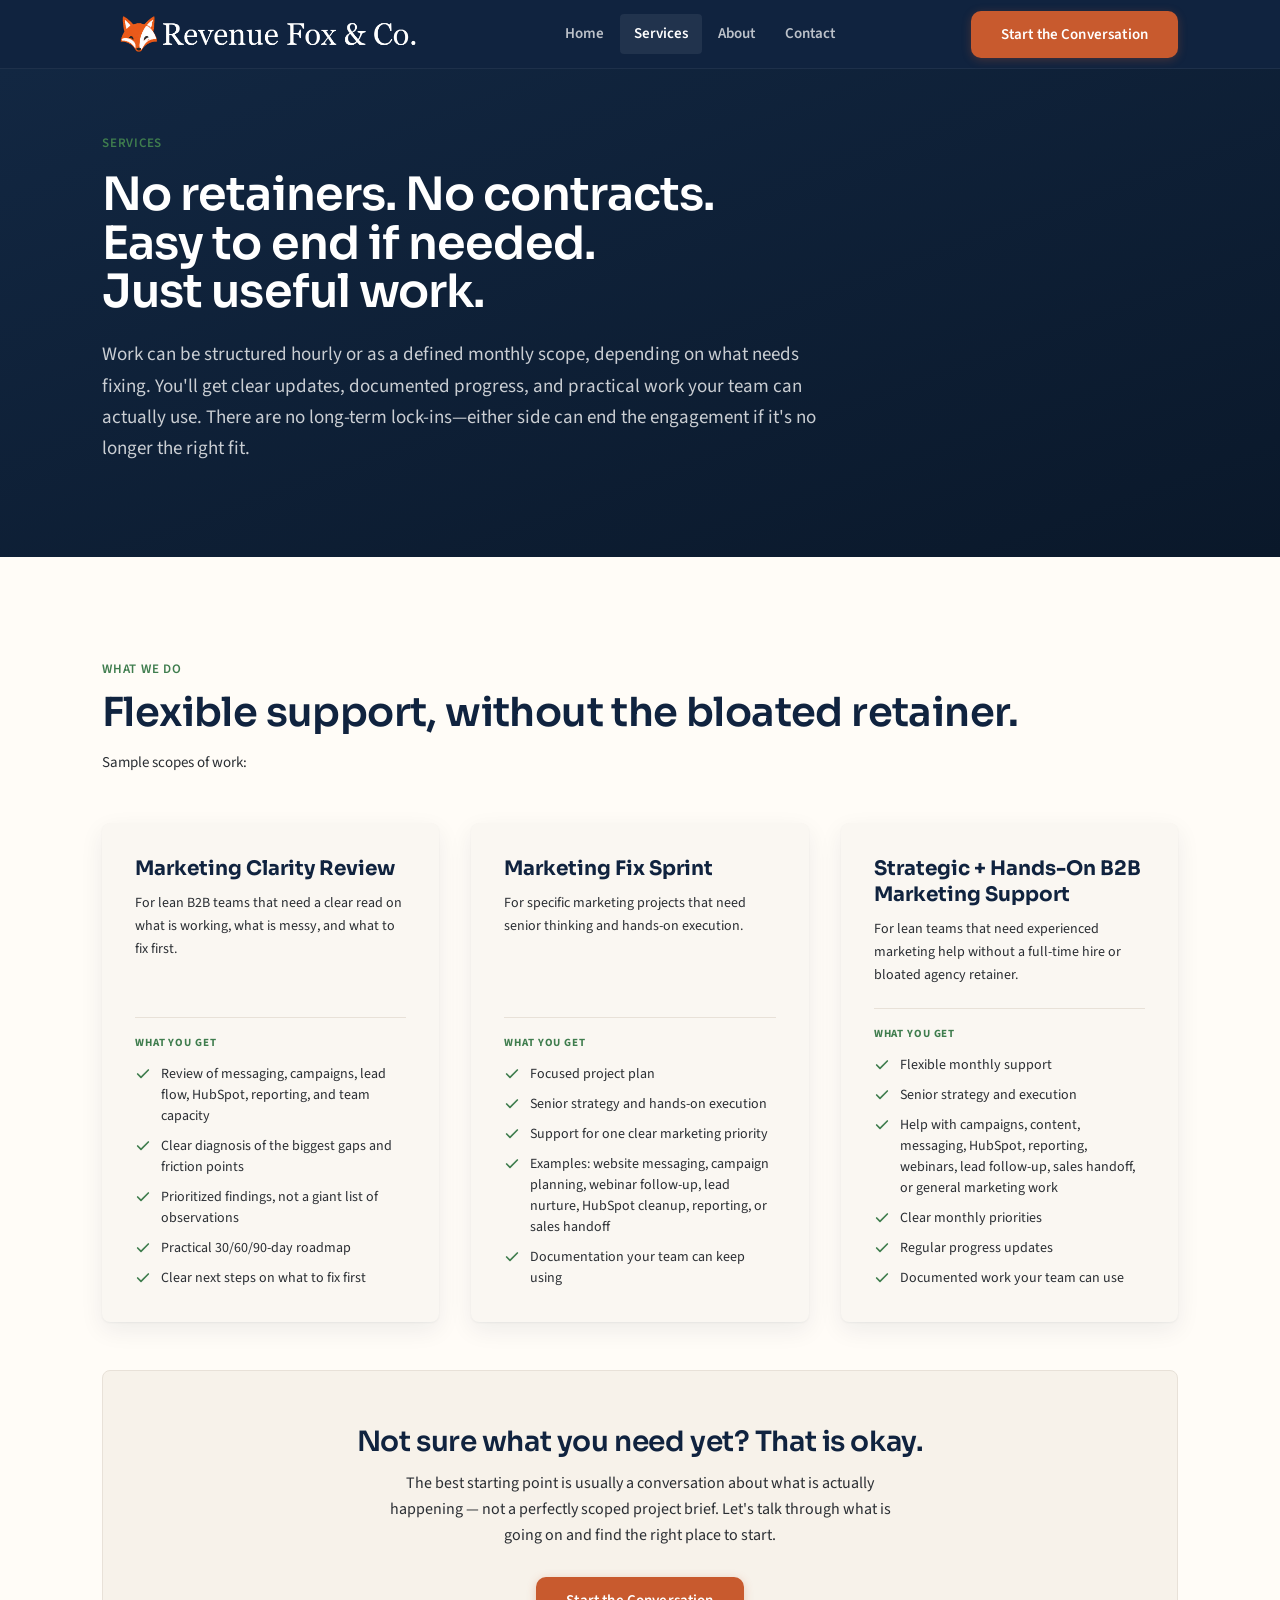
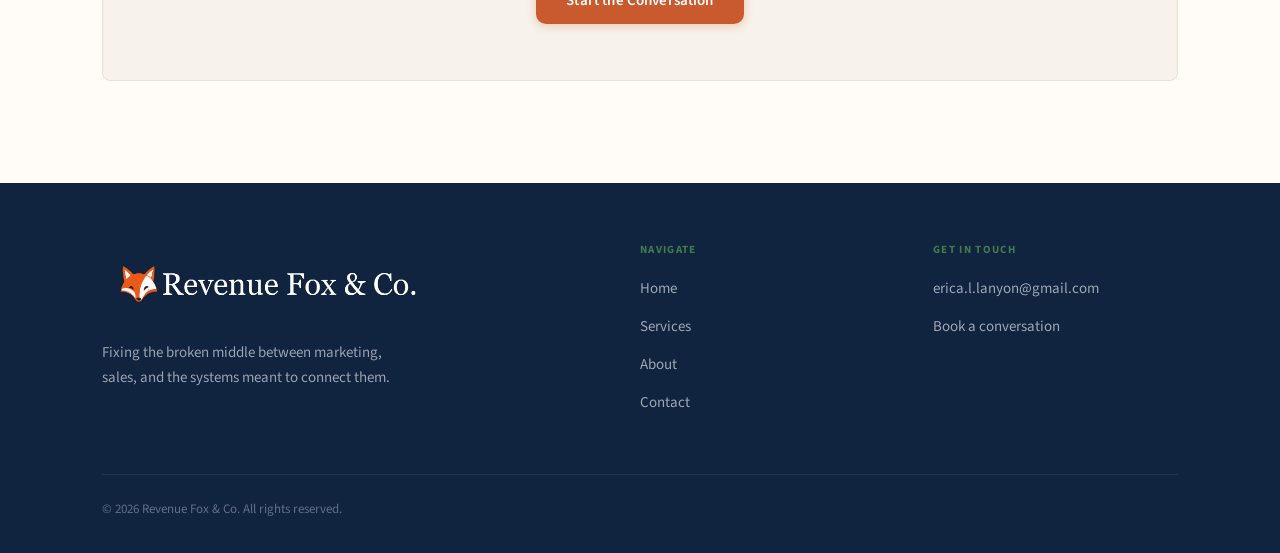
<file: services.html>
<!DOCTYPE html>
<html lang="en">
<head>
  <meta charset="UTF-8">
  <meta name="viewport" content="width=device-width, initial-scale=1.0">

  <!-- SEO -->
  <title>Services | Revenue Fox & Co.</title>
  <meta name="description" content="Revenue Fox & Co. services: Revenue Path Diagnostic, Positioning & GTM Clarity, Campaign & Demand Programs, HubSpot & Salesforce Alignment, and broader B2B marketing support for lean SaaS teams.">
  <link rel="canonical" href="https://revenuefox.co/services">

  <!-- Open Graph -->
  <meta property="og:type"        content="website">
  <meta property="og:url"         content="https://revenuefox.co/services">
  <meta property="og:title"       content="Services | Revenue Fox & Co.">
  <meta property="og:description" content="Senior B2B marketing help across the full revenue path — diagnostic, positioning, campaigns, HubSpot/Salesforce alignment, and broader marketing support.">
  <meta property="og:image"       content="https://revenuefox.co/images/og-image.png">

  <!-- Favicon -->
  <link rel="icon" type="image/png" href="/images/icon-fox.png">

  <!-- Google Fonts -->
  <link rel="preconnect" href="https://fonts.googleapis.com">
  <link rel="preconnect" href="https://fonts.gstatic.com" crossorigin>
  <link href="https://fonts.googleapis.com/css2?family=Sora:wght@400;600;700&family=Source+Sans+3:ital,wght@0,400;0,600;0,700;1,400&display=swap" rel="stylesheet">

  <link rel="stylesheet" href="/assets/css/styles.css">
</head>
<body>

  <a class="skip-link" href="#main-content">Skip to main content</a>

  <!-- ============================================================
       HEADER
       ============================================================ -->
  <header class="site-header" role="banner">
    <div class="container">
      <nav class="nav-inner" aria-label="Main navigation">

        <a class="nav-logo" href="index.html" aria-label="Revenue Fox & Co. — go to home page">
          <img src="/images/logo-white.png" alt="Revenue Fox & Co." width="160" height="40">
        </a>

        <ul class="nav-links" role="list">
          <li><a href="index.html">Home</a></li>
          <li><a href="services.html" class="active" aria-current="page">Services</a></li>
          <li><a href="about.html">About</a></li>
          <li><a href="contact.html">Contact</a></li>
        </ul>

        <div class="nav-right">
          <a href="https://calendly.com/erica-l-lanyon/30min" target="_blank" rel="noopener noreferrer" class="btn btn-primary">Start the Conversation</a>
          <button class="nav-toggle"
                  aria-label="Open navigation menu"
                  aria-expanded="false"
                  aria-controls="mobile-nav">
            <span></span><span></span><span></span>
          </button>
        </div>

      </nav>
    </div>

    <nav class="nav-mobile" id="mobile-nav" aria-label="Mobile navigation">
      <a href="index.html">Home</a>
      <a href="services.html" class="active" aria-current="page">Services</a>
      <a href="about.html">About</a>
      <a href="contact.html">Contact</a>
      <a href="https://calendly.com/erica-l-lanyon/30min" target="_blank" rel="noopener noreferrer" class="btn btn-primary">Start the Conversation</a>
    </nav>
  </header>


  <!-- ============================================================
       MAIN CONTENT
       ============================================================ -->
  <main id="main-content">

    <!-- ── HERO ─────────────────────────────────────────────── -->
    <section class="hero hero-sm" aria-labelledby="services-heading">
      <div class="container">
        <span class="label">Services</span>
        <h1 id="services-heading">No retainers. No contracts. Easy to end if needed.<br>Just useful work.</h1>
        <p class="lead">
          Work can be structured hourly or as a defined monthly scope, depending on what needs fixing. You'll get clear updates, documented progress, and practical work your team can actually use. There are no long-term lock-ins—either side can end the engagement if it's no longer the right fit.
        </p>
      </div>
    </section>


    <!-- ── OFFERING CARDS ───────────────────────────────────── -->
    <section class="section bg-ivory" aria-label="Service offerings">
      <div class="container">

        <div class="section-header">
          <span class="label">What we do</span>
          <h2>Flexible support, without the bloated retainer.</h2>
          <p style="font-size: 15px; color: var(--graphite); margin-top: 10px;">Sample scopes of work:</p>
        </div>

        <div class="offering-grid">

          <!-- Box 1 -->
          <div class="offering-card">
            <h3>Marketing Clarity Review</h3>
            <p class="service-for">For lean B2B teams that need a clear read on what is working, what is messy, and what to fix first.</p>
            <span class="deliverables-label">What you get</span>
            <ul>
              <li><svg class="check" width="16" height="16" viewBox="0 0 24 24" fill="none" stroke="currentColor" stroke-width="2.5" stroke-linecap="round" stroke-linejoin="round" aria-hidden="true"><polyline points="20 6 9 17 4 12"/></svg>Review of messaging, campaigns, lead flow, HubSpot, reporting, and team capacity</li>
              <li><svg class="check" width="16" height="16" viewBox="0 0 24 24" fill="none" stroke="currentColor" stroke-width="2.5" stroke-linecap="round" stroke-linejoin="round" aria-hidden="true"><polyline points="20 6 9 17 4 12"/></svg>Clear diagnosis of the biggest gaps and friction points</li>
              <li><svg class="check" width="16" height="16" viewBox="0 0 24 24" fill="none" stroke="currentColor" stroke-width="2.5" stroke-linecap="round" stroke-linejoin="round" aria-hidden="true"><polyline points="20 6 9 17 4 12"/></svg>Prioritized findings, not a giant list of observations</li>
              <li><svg class="check" width="16" height="16" viewBox="0 0 24 24" fill="none" stroke="currentColor" stroke-width="2.5" stroke-linecap="round" stroke-linejoin="round" aria-hidden="true"><polyline points="20 6 9 17 4 12"/></svg>Practical 30/60/90-day roadmap</li>
              <li><svg class="check" width="16" height="16" viewBox="0 0 24 24" fill="none" stroke="currentColor" stroke-width="2.5" stroke-linecap="round" stroke-linejoin="round" aria-hidden="true"><polyline points="20 6 9 17 4 12"/></svg>Clear next steps on what to fix first</li>
            </ul>
          </div>

          <!-- Box 2 -->
          <div class="offering-card">
            <h3>Marketing Fix Sprint</h3>
            <p class="service-for">For specific marketing projects that need senior thinking and hands-on execution.</p>
            <span class="deliverables-label">What you get</span>
            <ul>
              <li><svg class="check" width="16" height="16" viewBox="0 0 24 24" fill="none" stroke="currentColor" stroke-width="2.5" stroke-linecap="round" stroke-linejoin="round" aria-hidden="true"><polyline points="20 6 9 17 4 12"/></svg>Focused project plan</li>
              <li><svg class="check" width="16" height="16" viewBox="0 0 24 24" fill="none" stroke="currentColor" stroke-width="2.5" stroke-linecap="round" stroke-linejoin="round" aria-hidden="true"><polyline points="20 6 9 17 4 12"/></svg>Senior strategy and hands-on execution</li>
              <li><svg class="check" width="16" height="16" viewBox="0 0 24 24" fill="none" stroke="currentColor" stroke-width="2.5" stroke-linecap="round" stroke-linejoin="round" aria-hidden="true"><polyline points="20 6 9 17 4 12"/></svg>Support for one clear marketing priority</li>
              <li><svg class="check" width="16" height="16" viewBox="0 0 24 24" fill="none" stroke="currentColor" stroke-width="2.5" stroke-linecap="round" stroke-linejoin="round" aria-hidden="true"><polyline points="20 6 9 17 4 12"/></svg>Examples: website messaging, campaign planning, webinar follow-up, lead nurture, HubSpot cleanup, reporting, or sales handoff</li>
              <li><svg class="check" width="16" height="16" viewBox="0 0 24 24" fill="none" stroke="currentColor" stroke-width="2.5" stroke-linecap="round" stroke-linejoin="round" aria-hidden="true"><polyline points="20 6 9 17 4 12"/></svg>Documentation your team can keep using</li>
            </ul>
          </div>

          <!-- Box 3 -->
          <div class="offering-card">
            <h3>Strategic + Hands-On B2B Marketing Support</h3>
            <p class="service-for">For lean teams that need experienced marketing help without a full-time hire or bloated agency retainer.</p>
            <span class="deliverables-label">What you get</span>
            <ul>
              <li><svg class="check" width="16" height="16" viewBox="0 0 24 24" fill="none" stroke="currentColor" stroke-width="2.5" stroke-linecap="round" stroke-linejoin="round" aria-hidden="true"><polyline points="20 6 9 17 4 12"/></svg>Flexible monthly support</li>
              <li><svg class="check" width="16" height="16" viewBox="0 0 24 24" fill="none" stroke="currentColor" stroke-width="2.5" stroke-linecap="round" stroke-linejoin="round" aria-hidden="true"><polyline points="20 6 9 17 4 12"/></svg>Senior strategy and execution</li>
              <li><svg class="check" width="16" height="16" viewBox="0 0 24 24" fill="none" stroke="currentColor" stroke-width="2.5" stroke-linecap="round" stroke-linejoin="round" aria-hidden="true"><polyline points="20 6 9 17 4 12"/></svg>Help with campaigns, content, messaging, HubSpot, reporting, webinars, lead follow-up, sales handoff, or general marketing work</li>
              <li><svg class="check" width="16" height="16" viewBox="0 0 24 24" fill="none" stroke="currentColor" stroke-width="2.5" stroke-linecap="round" stroke-linejoin="round" aria-hidden="true"><polyline points="20 6 9 17 4 12"/></svg>Clear monthly priorities</li>
              <li><svg class="check" width="16" height="16" viewBox="0 0 24 24" fill="none" stroke="currentColor" stroke-width="2.5" stroke-linecap="round" stroke-linejoin="round" aria-hidden="true"><polyline points="20 6 9 17 4 12"/></svg>Regular progress updates</li>
              <li><svg class="check" width="16" height="16" viewBox="0 0 24 24" fill="none" stroke="currentColor" stroke-width="2.5" stroke-linecap="round" stroke-linejoin="round" aria-hidden="true"><polyline points="20 6 9 17 4 12"/></svg>Documented work your team can use</li>
            </ul>
          </div>

        </div>

        <div class="services-cta" style="margin-top: 48px;">
          <h2>Not sure what you need yet? That is okay.</h2>
          <p>The best starting point is usually a conversation about what is actually happening — not a perfectly scoped project brief. Let's talk through what is going on and find the right place to start.</p>
          <div class="btn-group">
            <a href="https://calendly.com/erica-l-lanyon/30min" target="_blank" rel="noopener noreferrer" class="btn btn-primary">Start the Conversation</a>
          </div>
        </div>

      </div>
    </section>

  </main><!-- /#main-content -->


  <!-- ============================================================
       FOOTER
       ============================================================ -->
  <footer class="site-footer" role="contentinfo">
    <div class="container">
      <div class="footer-grid">

        <div class="footer-brand">
          <div class="nav-logo">
            <a href="index.html" aria-label="Revenue Fox & Co. — Home">
              <img src="/images/logo-white.png" alt="Revenue Fox & Co." width="160" height="40">
            </a>
          </div>
          <p>Fixing the broken middle between marketing, sales, and the systems meant to connect them.</p>
        </div>

        <div class="footer-col">
          <h4>Navigate</h4>
          <ul>
            <li><a href="index.html">Home</a></li>
            <li><a href="services.html">Services</a></li>
            <li><a href="about.html">About</a></li>
            <li><a href="contact.html">Contact</a></li>
          </ul>
        </div>

        <div class="footer-col">
          <h4>Get in Touch</h4>
          <ul>
            <li><a href="mailto:erica.l.lanyon@gmail.com">erica.l.lanyon@gmail.com</a></li>
            <li><a href="contact.html">Book a conversation</a></li>
          </ul>
        </div>

      </div>
      <div class="footer-bottom">
        <span>&copy; 2026 Revenue Fox &amp; Co. All rights reserved.</span>
      </div>
    </div>
  </footer>

  <script src="/assets/js/main.js"></script>
</body>
</html>
</file>
<file: assets/css/styles.css>
/*
 * Revenue Fox & Co. — Main Stylesheet
 *
 * Fonts: Sora (headings) + Source Sans 3 (body) via Google Fonts
 * Fallbacks: Georgia → serif (headings), Arial → system-ui (body)
 *
 * Color tokens (from brand guidelines):
 *   --midnight-ink  #10233F  header, footer, dark panels, headlines
 *   --fox-rust      #C85A2E  CTAs ONLY — primary buttons, CTA emphasis
 *   --bold-green    #3F7D4E  icons, labels, accents, proof metrics
 *   --warm-ivory    #FFF8EE  primary page background
 *   --soft-sand     #F1E4D2  cards, secondary section bands
 *   --graphite      #2A2E33  body text
 *   --pale-stone    #DED5CA  borders, dividers
 */

@import url('https://fonts.googleapis.com/css2?family=Sora:wght@400;600;700&family=Source+Sans+3:ital,wght@0,400;0,600;0,700;1,400&display=swap');

/* ============================================================
   0. CSS CUSTOM PROPERTIES
   ============================================================ */
:root {
  /* Brand colors */
  --midnight-ink:    #10233F;
  --fox-rust:        #C85A2E;
  --fox-rust-dark:   #A84822;
  --bold-green:      #3F7D4E;
  --bold-green-dim:  rgba(63, 125, 78, 0.12);
  --warm-ivory:      #FFFCF7;
  --soft-sand:       #F7F2EA;
  --porcelain:       #FAF7F2;
  --graphite:        #2A2E33;
  --pale-stone:      #E8E1D8;
  --white:           #FFFFFF;

  /* Typography */
  --font-heading: 'Sora', Georgia, 'Times New Roman', serif;
  --font-body:    'Source Sans 3', Arial, system-ui, sans-serif;

  /* Layout */
  --container-max:  1140px;
  --container-pad:  clamp(20px, 4vw, 32px);
  --section-pad-y:  clamp(64px, 8vw, 112px);
  --card-pad:       clamp(22px, 3vw, 32px);

  /* Radii */
  --radius-sm:  4px;
  --radius-md:  8px;
  --radius-lg:  12px;

  /* Borders */
  --border:  1px solid var(--pale-stone);

  /* Shadows */
  --shadow-card:       0 1px 3px rgba(16,35,63,0.06), 0 2px 8px rgba(16,35,63,0.04);
  --shadow-card-hover: 0 4px 20px rgba(16,35,63,0.10), 0 2px 8px rgba(16,35,63,0.06);

  /* Transitions */
  --ease: 220ms cubic-bezier(0.2, 0.8, 0.2, 1);
}

/* ============================================================
   1. RESET & BASE
   ============================================================ */
*, *::before, *::after {
  box-sizing: border-box;
  margin: 0;
  padding: 0;
}

html {
  scroll-behavior: smooth;
  -webkit-text-size-adjust: 100%;
}

body {
  font-family: var(--font-body);
  font-size: 17px;
  line-height: 1.65;
  color: var(--graphite);
  background-color: var(--warm-ivory);
  -webkit-font-smoothing: antialiased;
  -moz-osx-font-smoothing: grayscale;
}

img { display: block; max-width: 100%; height: auto; }
a   { color: inherit; text-decoration: none; }
ul, ol { list-style: none; }
button { cursor: pointer; border: none; background: none; font-family: inherit; }

/* Skip link for accessibility */
.skip-link {
  position: absolute;
  top: -100%;
  left: 16px;
  background: var(--fox-rust);
  color: var(--white);
  padding: 8px 16px;
  border-radius: var(--radius-sm);
  font-size: 14px;
  font-weight: 600;
  z-index: 9999;
  transition: top var(--ease);
}
.skip-link:focus { top: 8px; }

/* ============================================================
   2. LAYOUT UTILITIES
   ============================================================ */
.container {
  max-width: var(--container-max);
  margin-inline: auto;
  padding-inline: var(--container-pad);
}

.section {
  padding-block: var(--section-pad-y);
}

/* Backgrounds */
.bg-midnight { background: linear-gradient(160deg, #15294a 0%, #0c1b30 100%); }
.bg-green    { background: linear-gradient(160deg, #468a5b 0%, #356b43 100%); }
.bg-ivory    { background-color: var(--warm-ivory); }
.bg-sand     { background-color: var(--soft-sand); }
.bg-white    { background-color: var(--white); }

/* Text on dark */
.text-on-dark h1,
.text-on-dark h2,
.text-on-dark h3,
.text-on-dark h4  { color: var(--white); }
.text-on-dark p,
.text-on-dark .lead { color: rgba(255,255,255,0.78); }
.text-on-dark .label { color: var(--bold-green); }

/* ============================================================
   3. TYPOGRAPHY
   ============================================================ */
h1, h2, h3, h4 {
  font-family: var(--font-heading);
  color: var(--midnight-ink);
  line-height: 1.2;
  font-weight: 700;
}

h1 {
  font-size: clamp(40px, 6vw, 72px);
  line-height: 1.05;
  letter-spacing: -0.02em;
  font-weight: 600;
  text-wrap: balance;
}
h2 {
  font-size: clamp(26px, 3.5vw, 40px);
  font-weight: 600;
  line-height: 1.1;
  letter-spacing: -0.015em;
  text-wrap: balance;
}
h3 { font-size: clamp(18px, 2vw, 22px);  font-weight: 600; }
h4 { font-size: 16px; font-weight: 600; }

p { margin-bottom: 1em; text-wrap: pretty; }
p:last-child { margin-bottom: 0; }

/* Section label — small all-caps in Bold Green */
.label {
  font-family: var(--font-body);
  font-size: 13px;
  font-weight: 600;
  letter-spacing: 0.06em;
  text-transform: uppercase;
  color: var(--bold-green);
  display: block;
}

/* Larger intro paragraph */
.lead {
  font-size: clamp(16px, 1.8vw, 19px);
  line-height: 1.65;
  color: var(--graphite);
}

/* Green accent divider */
.divider {
  display: block;
  width: 44px;
  height: 3px;
  background-color: var(--bold-green);
  border-radius: 2px;
  margin-bottom: 24px;
}
.divider.centered { margin-inline: auto; }

/* Section header block */
.section-header {
  margin-bottom: 48px;
}
.section-header .label { margin-bottom: 10px; }
.section-header h2    { margin-bottom: 16px; }
.section-header p     { max-width: 640px; }
.section-header.centered { text-align: center; }
.section-header.centered p { margin-inline: auto; }

/* ============================================================
   4. BUTTONS
   ============================================================ */
.btn {
  display: inline-flex;
  align-items: center;
  gap: 8px;
  padding: 14px 28px;
  border-radius: 10px;
  font-family: var(--font-body);
  font-size: 15px;
  font-weight: 600;
  line-height: 1;
  letter-spacing: 0.01em;
  white-space: nowrap;
  transition: background-color var(--ease), color var(--ease),
              border-color var(--ease), box-shadow var(--ease),
              transform var(--ease);
}

/* Fox Rust — CTAs only */
.btn-primary {
  background-color: var(--fox-rust);
  color: var(--white);
  border: 2px solid transparent;
  box-shadow: 0 2px 10px rgba(200,90,46,0.28);
}
.btn-primary:hover,
.btn-primary:focus-visible {
  background-color: #D8642F;
  border-color: #D8642F;
  box-shadow: 0 6px 18px rgba(200,90,46,0.34);
}
.btn-primary:active {
  background-color: var(--fox-rust-dark);
  border-color: var(--fox-rust-dark);
}

/* Midnight Ink outline — secondary */
.btn-secondary {
  background-color: transparent;
  color: var(--midnight-ink);
  border: 2px solid var(--midnight-ink);
}
.btn-secondary:hover,
.btn-secondary:focus-visible {
  background-color: var(--midnight-ink);
  color: var(--white);
}

/* White outline — secondary on dark backgrounds */
.btn-secondary-light {
  background-color: transparent;
  color: var(--white);
  border: 2px solid rgba(255,255,255,0.45);
}
.btn-secondary-light:hover,
.btn-secondary-light:focus-visible {
  border-color: var(--white);
  background-color: rgba(255,255,255,0.08);
}

.btn:focus-visible { outline: 2px solid var(--fox-rust); outline-offset: 2px; }
.btn:hover  { transform: translateY(-1px); }
.btn:active { transform: translateY(0); }

.btn-group {
  display: flex;
  flex-wrap: wrap;
  gap: 12px;
  align-items: center;
}

/* ============================================================
   5. HEADER & NAVIGATION
   ============================================================ */
.site-header {
  position: sticky;
  top: 0;
  z-index: 200;
  background-color: var(--midnight-ink);
  border-bottom: 1px solid rgba(255,255,255,0.06);
}

.nav-inner {
  display: flex;
  align-items: center;
  justify-content: space-between;
  gap: 24px;
  height: 68px;
}

.nav-logo img { height: 82px; width: auto; }

.nav-links {
  display: flex;
  align-items: center;
  gap: 2px;
}
.nav-links a {
  display: block;
  padding: 8px 14px;
  font-size: 15px;
  font-weight: 600;
  color: rgba(255,255,255,0.72);
  border-radius: var(--radius-sm);
  transition: color var(--ease), background-color var(--ease);
}
.nav-links a:hover,
.nav-links a.active {
  color: var(--white);
  background-color: rgba(255,255,255,0.07);
}

.nav-right {
  display: flex;
  align-items: center;
  gap: 12px;
}

/* Hamburger toggle */
.nav-toggle {
  display: none;
  flex-direction: column;
  justify-content: center;
  align-items: center;
  width: 40px;
  height: 40px;
  gap: 5px;
  border-radius: var(--radius-sm);
  color: var(--white);
  transition: background-color var(--ease);
}
.nav-toggle:hover { background-color: rgba(255,255,255,0.08); }
.nav-toggle span {
  display: block;
  width: 22px;
  height: 2px;
  background-color: currentColor;
  border-radius: 1px;
  transition: transform var(--ease), opacity var(--ease);
  transform-origin: center;
}
.nav-toggle.is-open span:nth-child(1) { transform: translateY(7px) rotate(45deg); }
.nav-toggle.is-open span:nth-child(2) { opacity: 0; }
.nav-toggle.is-open span:nth-child(3) { transform: translateY(-7px) rotate(-45deg); }

/* Mobile nav overlay */
.nav-mobile {
  display: none;
  position: fixed;
  top: 68px;
  inset-inline: 0;
  bottom: 0;
  background-color: var(--midnight-ink);
  z-index: 199;
  padding: 24px var(--container-pad);
  overflow-y: auto;
  border-top: 1px solid rgba(255,255,255,0.07);
}
.nav-mobile.is-open { display: block; }
.nav-mobile a {
  display: block;
  padding: 16px 0;
  font-size: 18px;
  font-weight: 600;
  color: rgba(255,255,255,0.80);
  border-bottom: 1px solid rgba(255,255,255,0.06);
  transition: color var(--ease);
}
.nav-mobile a:hover { color: var(--white); }
.nav-mobile a.active { color: var(--white); }
.nav-mobile a:last-of-type { border-bottom: none; }
.nav-mobile .btn-primary {
  display: block;
  text-align: center;
  margin-top: 28px;
  padding: 16px;
}

/* ============================================================
   6. FOOTER
   ============================================================ */
.site-footer {
  background-color: var(--midnight-ink);
  padding-block: 60px 32px;
}

.footer-grid {
  display: grid;
  grid-template-columns: 2fr 1fr 1fr;
  gap: 48px;
  margin-bottom: 48px;
}

.footer-brand .nav-logo { margin-bottom: 16px; }
.footer-brand p {
  font-size: 15px;
  color: rgba(255,255,255,0.58);
  line-height: 1.65;
  max-width: 300px;
}

.footer-col h4 {
  font-family: var(--font-body);
  font-size: 11px;
  font-weight: 700;
  letter-spacing: 0.12em;
  text-transform: uppercase;
  color: var(--bold-green);
  margin-bottom: 18px;
}
.footer-col ul li { margin-bottom: 10px; }
.footer-col a {
  font-size: 15px;
  color: rgba(255,255,255,0.60);
  transition: color var(--ease);
}
.footer-col a:hover { color: var(--white); }

.footer-bottom {
  padding-top: 24px;
  border-top: 1px solid rgba(255,255,255,0.07);
  display: flex;
  justify-content: space-between;
  align-items: center;
  flex-wrap: wrap;
  gap: 10px;
  font-size: 13px;
  color: rgba(255,255,255,0.35);
}

/* ============================================================
   7. HERO — SHARED BASE
   ============================================================ */
.hero {
  background-color: var(--midnight-ink);
  padding-block: 96px 88px;
  position: relative;
  overflow: hidden;
}

.hero .label  { margin-bottom: 16px; }
.hero h1      { color: var(--white); margin-bottom: 24px; }
.hero .lead   { color: rgba(255,255,255,0.78); margin-bottom: 36px; max-width: 680px; }

.hero-credibility {
  margin-top: 36px;
  padding-top: 24px;
  border-top: 1px solid rgba(255,255,255,0.10);
  font-size: 14px;
  color: rgba(255,255,255,0.46);
  font-style: italic;
  max-width: 600px;
}

/* Interior pages — narrower hero */
.hero-sm {
  padding-block: 64px 56px;
  background: linear-gradient(160deg, #122742 0%, #0a182a 100%);
}
.hero-sm h1 { font-size: clamp(28px, 4vw, 46px); }
.hero-sm .lead { max-width: 720px; }

/* ============================================================
   8. HOME — PROBLEM SECTION
   ============================================================ */
.problem-grid {
  display: grid;
  grid-template-columns: repeat(3, 1fr);
  gap: 18px;
}

.problem-card {
  background-color: var(--soft-sand);
  border: var(--border);
  border-radius: var(--radius-md);
  padding: var(--card-pad);
  transition: box-shadow var(--ease), transform var(--ease);
}
.problem-card:hover {
  box-shadow: 0 14px 32px rgba(16,35,63,0.12), 0 2px 8px rgba(16,35,63,0.06);
  transform: translateY(-4px);
}
.problem-card-icon {
  width: 38px;
  height: 38px;
  color: var(--bold-green);
  margin-bottom: 14px;
  flex-shrink: 0;
}
.problem-card h3 {
  font-size: 16px;
  font-weight: 600;
  margin-bottom: 8px;
  line-height: 1.35;
}
.problem-card p {
  font-size: 14px;
  color: var(--graphite);
  margin-bottom: 0;
  line-height: 1.6;
}

.pain-kicker {
  margin-top: 40px;
  font-size: 16px;
  font-weight: 600;
  font-style: italic;
  color: var(--midnight-ink);
  padding-left: 18px;
  border-left: 3px solid var(--bold-green);
}

/* ============================================================
   9. HOME — BRIDGE SECTION
   ============================================================ */
.bridge-inner { max-width: 740px; }
.bridge-inner h2 { margin-bottom: 18px; }
.bridge-inner .lead { margin-bottom: 20px; }

/* ============================================================
   10. HOME — SERVICES PREVIEW
   ============================================================ */
.services-preview-grid {
  display: grid;
  grid-template-columns: repeat(2, 1fr);
  gap: 32px;
}

.service-preview-card {
  background-color: var(--porcelain);
  border: var(--border);
  border-radius: var(--radius-md);
  padding: var(--card-pad);
  transition: box-shadow var(--ease), transform var(--ease);
}
.service-preview-card:hover {
  box-shadow: 0 14px 32px rgba(16,35,63,0.12), 0 2px 8px rgba(16,35,63,0.06);
  transform: translateY(-4px);
}
.service-preview-card-icon {
  width: 40px;
  height: 40px;
  color: var(--bold-green);
  margin-bottom: 16px;
}
.service-preview-card h3 { font-size: 19px; margin-bottom: 10px; }
.service-preview-card p  { font-size: 15px; color: var(--graphite); margin-bottom: 0; }

.services-flex-note {
  margin-top: 32px;
  text-align: center;
  font-size: 19px;
  color: var(--bold-green);
  font-style: normal;
}
.services-flex-note a {
  color: var(--midnight-ink);
  font-weight: 600;
  text-decoration: none;
  background-image: linear-gradient(currentColor, currentColor);
  background-size: 0% 1.5px;
  background-position: 0 100%;
  background-repeat: no-repeat;
  padding-bottom: 1px;
  transition: background-size 220ms cubic-bezier(0.2,0.8,0.2,1), color 180ms ease;
}
.services-flex-note a:hover { color: var(--fox-rust); background-size: 100% 1.5px; }

/* ============================================================
   11. HOME — PROCESS SECTION (dark background)
   ============================================================ */
.process-steps {
  display: grid;
  grid-template-columns: repeat(3, 1fr);
  gap: 48px;
  margin-top: 48px;
  position: relative;
}

/* Connector line removed per design preference */

.process-step-number {
  display: flex;
  align-items: center;
  justify-content: center;
  width: 52px;
  height: 52px;
  border-radius: 50%;
  background-color: rgba(63,125,78,0.14);
  border: 2px solid var(--bold-green);
  font-family: var(--font-heading);
  font-size: 20px;
  font-weight: 700;
  color: var(--bold-green);
  margin-bottom: 20px;
  position: relative;
  z-index: 1;
}

.process-step h3 {
  color: var(--white);
  font-size: 22px;
  margin-bottom: 12px;
}
.process-step p {
  color: rgba(255,255,255,0.68);
  font-size: 15px;
  margin-bottom: 0;
  line-height: 1.7;
}

/* ============================================================
   12. HOME — PROOF SECTION
   ============================================================ */
.proof-stats {
  display: grid;
  grid-template-columns: repeat(3, 1fr);
  gap: 18px;
  background: transparent;
  border: none;
  margin-bottom: 24px;
}

.proof-stat {
  background-color: var(--white);
  padding: 36px 24px;
  text-align: center;
  border-radius: var(--radius-lg);
  box-shadow: 0 1px 2px rgba(16,35,63,0.05), 0 10px 24px rgba(16,35,63,0.06);
}
.proof-stat-value {
  font-family: var(--font-heading);
  font-size: clamp(44px, 5.5vw, 76px);
  font-weight: 700;
  color: var(--bold-green);
  line-height: 1;
  margin-bottom: 10px;
  font-variant-numeric: tabular-nums;
}
.proof-stat-label {
  font-size: 14px;
  color: var(--graphite);
  line-height: 1.5;
}

.proof-note {
  font-size: 13px;
  color: var(--graphite);
  text-align: center;
  font-style: italic;
  opacity: 0.65;
}

/* ============================================================
   13. HOME — FIT SECTION
   ============================================================ */
.fit-grid {
  display: grid;
  grid-template-columns: repeat(2, 1fr);
  gap: 28px;
}

.fit-card {
  border-radius: var(--radius-md);
  border: var(--border);
  padding: var(--card-pad);
}
.fit-card-for  { background-color: rgba(63,125,78,0.05); border-color: rgba(63,125,78,0.22); }
.fit-card-not  { background-color: var(--soft-sand); }

.fit-card-heading {
  font-size: 11px;
  font-weight: 700;
  letter-spacing: 0.12em;
  text-transform: uppercase;
  margin-bottom: 18px;
  padding-bottom: 14px;
  border-bottom: var(--border);
}
.fit-card-for .fit-card-heading { color: var(--bold-green); }
.fit-card-not .fit-card-heading { color: var(--graphite); opacity: 0.55; }

.fit-list li {
  display: flex;
  gap: 10px;
  align-items: flex-start;
  font-size: 15px;
  margin-bottom: 12px;
  line-height: 1.55;
}
.fit-list li:last-child { margin-bottom: 0; }
.fit-check, .fit-x {
  flex-shrink: 0;
  margin-top: 2px;
}
.fit-check { color: var(--bold-green); }
.fit-x     { color: var(--pale-stone); }

/* ============================================================
   14. FINAL CTA BAND
   ============================================================ */
.cta-band {
  padding-block: 80px;
  text-align: center;
}
.cta-band h2 {
  color: var(--white);
  max-width: 620px;
  margin-inline: auto;
  margin-bottom: 16px;
}
.cta-band .lead {
  color: rgba(255,255,255,0.70);
  max-width: 500px;
  margin-inline: auto;
  margin-bottom: 36px;
}
.cta-band .btn-group { justify-content: center; }

/* ============================================================
   15. SERVICES PAGE
   ============================================================ */
.services-list {
  display: flex;
  flex-direction: column;
  gap: 0;
}

.service-block {
  display: grid;
  grid-template-columns: 1fr 1fr;
  gap: 56px;
  align-items: start;
  padding-block: 36px;
  border-bottom: var(--border);
}
.service-block:first-child { padding-top: 0; }
.service-block:last-child  { border-bottom: none; padding-bottom: 0; }

.service-block-meta { display: flex; flex-direction: column; }
.service-block-icon {
  width: 48px;
  height: 48px;
  color: var(--bold-green);
  margin-bottom: 20px;
}
.service-block .label  { margin-bottom: 10px; }
.service-block h2      { font-size: clamp(22px, 2.5vw, 30px); margin-bottom: 14px; }
.service-block .service-for {
  font-size: 15px;
  color: var(--graphite);
  font-style: italic;
  border-top: var(--border);
  padding-top: 14px;
  margin-top: 6px;
  line-height: 1.65;
}
.service-block p { font-size: 16px; margin-top: 14px; }

/* Deliverables card */
.deliverables {
  background-color: var(--soft-sand);
  border: var(--border);
  border-radius: var(--radius-md);
  padding: 28px;
  position: sticky;
  top: 88px;
}
.deliverables-label {
  font-size: 11px;
  font-weight: 700;
  letter-spacing: 0.12em;
  text-transform: uppercase;
  color: var(--bold-green);
  margin-bottom: 16px;
  display: block;
}
.deliverables ul li {
  display: flex;
  gap: 10px;
  align-items: flex-start;
  font-size: 15px;
  margin-bottom: 11px;
  line-height: 1.55;
}
.deliverables ul li:last-child { margin-bottom: 0; }
.deliverables .check { color: var(--bold-green); flex-shrink: 0; margin-top: 2px; }

/* Engagement models */
.engagement-grid {
  display: grid;
  grid-template-columns: repeat(2, 1fr);
  gap: 18px;
}
.engagement-card {
  background-color: var(--white);
  border: var(--border);
  border-radius: var(--radius-md);
  padding: 24px;
}
.engagement-card h3 { font-size: 17px; margin-bottom: 8px; }
.engagement-card p  { font-size: 14px; color: var(--graphite); margin-bottom: 0; line-height: 1.6; }

/* Services page CTA */
.services-cta {
  background-color: var(--soft-sand);
  border: var(--border);
  border-radius: var(--radius-md);
  padding: clamp(36px, 5vw, 56px);
  text-align: center;
  margin-top: 64px;
}
.services-cta h2 { font-size: clamp(20px, 2.5vw, 28px); margin-bottom: 12px; }
.services-cta p  { font-size: 16px; max-width: 540px; margin-inline: auto; margin-bottom: 28px; }
.services-cta .btn-group { justify-content: center; }

/* ============================================================
   16. ABOUT PAGE
   ============================================================ */
.about-intro {
  display: grid;
  grid-template-columns: 1.5fr 1fr;
  gap: 64px;
  align-items: start;
}

.about-copy h2    { font-size: clamp(24px, 3vw, 34px); margin-bottom: 20px; }
.about-copy p     { font-size: 16px; line-height: 1.80; max-width: 64ch; }

/* Headshot placeholder */
.headshot-slot {
  background-color: var(--soft-sand);
  border: var(--border);
  border-radius: var(--radius-lg);
  aspect-ratio: 4 / 5;
  display: flex;
  flex-direction: column;
  align-items: center;
  justify-content: center;
  gap: 12px;
  text-align: center;
  padding: 24px;
  position: sticky;
  top: 88px;
}
.headshot-slot svg   { width: 48px; height: 48px; color: var(--pale-stone); }
.headshot-slot span  { font-size: 13px; color: rgba(42,46,51,0.45); font-style: italic; line-height: 1.5; }

/* Differentiators */
.differentiators-grid {
  display: grid;
  grid-template-columns: repeat(3, 1fr);
  gap: 24px;
}
.differentiator-card {
  background-color: var(--white);
  border: var(--border);
  border-radius: var(--radius-md);
  padding: 24px;
}
.differentiator-icon { width: 36px; height: 36px; color: var(--bold-green); margin-bottom: 14px; }
.differentiator-card h3 { font-size: 16px; margin-bottom: 8px; }
.differentiator-card p  { font-size: 14px; color: var(--graphite); margin-bottom: 0; line-height: 1.6; }

/* Principles */
.principles-list { display: flex; flex-direction: column; }
.principle-item {
  display: flex;
  gap: 20px;
  align-items: flex-start;
  padding-block: 20px;
  border-bottom: var(--border);
}
.principle-item:last-child { border-bottom: none; }
.principle-num {
  font-family: var(--font-heading);
  font-size: 13px;
  font-weight: 700;
  color: var(--bold-green);
  min-width: 24px;
  padding-top: 3px;
}
.principle-item h3 { font-size: 16px; margin-bottom: 4px; }
.principle-item p  { font-size: 14px; color: var(--graphite); margin-bottom: 0; line-height: 1.6; }

/* ============================================================
   17. CONTACT PAGE
   ============================================================ */
.contact-layout {
  display: grid;
  grid-template-columns: 2fr 1fr;
  gap: 56px;
  align-items: start;
}

/* Form */
.contact-form-card {
  background-color: var(--white);
  border: var(--border);
  border-radius: var(--radius-lg);
  padding: clamp(28px, 4vw, 44px);
}

.form-row {
  display: grid;
  grid-template-columns: 1fr 1fr;
  gap: 20px;
}
.form-group {
  margin-bottom: 20px;
  display: flex;
  flex-direction: column;
  gap: 6px;
}
.form-group label {
  font-size: 14px;
  font-weight: 600;
  color: var(--midnight-ink);
}
.form-group input,
.form-group select,
.form-group textarea {
  width: 100%;
  padding: 12px 14px;
  font-family: var(--font-body);
  font-size: 15px;
  color: var(--graphite);
  background-color: var(--warm-ivory);
  border: 1px solid var(--pale-stone);
  border-radius: var(--radius-sm);
  transition: border-color var(--ease), box-shadow var(--ease);
  appearance: none;
  -webkit-appearance: none;
}
.form-group select {
  background-image: url("data:image/svg+xml,%3Csvg xmlns='http://www.w3.org/2000/svg' width='16' height='16' viewBox='0 0 24 24' fill='none' stroke='%232A2E33' stroke-width='2' stroke-linecap='round' stroke-linejoin='round'%3E%3Cpath d='M6 9l6 6 6-6'/%3E%3C/svg%3E");
  background-repeat: no-repeat;
  background-position: right 14px center;
  padding-right: 40px;
  cursor: pointer;
}
.form-group textarea { resize: vertical; min-height: 120px; }

.form-group input:focus,
.form-group select:focus,
.form-group textarea:focus {
  outline: none;
  border-color: var(--midnight-ink);
  box-shadow: 0 0 0 3px rgba(16,35,63,0.08);
}
.form-group input[aria-invalid="true"],
.form-group select[aria-invalid="true"],
.form-group textarea[aria-invalid="true"] {
  border-color: var(--fox-rust);
}

.field-error {
  font-size: 12px;
  color: var(--fox-rust);
  display: none;
}
.field-error.visible { display: block; }

.form-actions { margin-top: 8px; }

/* Success message */
.form-success-msg {
  display: none;
  background-color: rgba(63,125,78,0.08);
  border: 1px solid rgba(63,125,78,0.28);
  border-radius: var(--radius-md);
  padding: 20px 24px;
  font-size: 15px;
  color: var(--bold-green);
  margin-top: 16px;
  line-height: 1.6;
}
.form-success-msg.visible { display: block; }

/* Contact sidebar */
.contact-sidebar {
  display: flex;
  flex-direction: column;
  gap: 24px;
  position: sticky;
  top: 88px;
}
.contact-info-block {
  background-color: var(--soft-sand);
  border: var(--border);
  border-radius: var(--radius-md);
  padding: 24px;
}
.contact-info-block h3 { font-size: 16px; margin-bottom: 8px; }
.contact-info-block p  { font-size: 14px; color: var(--graphite); margin-bottom: 12px; }
.contact-info-block a {
  font-weight: 600;
  color: var(--midnight-ink);
  text-decoration: underline;
  text-underline-offset: 2px;
  font-size: 15px;
  transition: color var(--ease);
}
.contact-info-block a:hover { color: var(--fox-rust); }

/* Two-box contact layout on dark background */
.contact-boxes {
  display: grid;
  grid-template-columns: 1fr 1fr;
  gap: 24px;
  max-width: 680px;
  margin-inline: auto;
  margin-bottom: 36px;
}
.contact-boxes-note {
  max-width: 580px;
  margin-inline: auto;
  font-size: 16px;
  color: rgba(255, 255, 255, 0.75);
  line-height: 1.75;
  text-align: center;
}
.bg-midnight .contact-info-block {
  background: rgba(255, 255, 255, 0.06);
  border: 1px solid rgba(255, 255, 255, 0.12);
  text-align: left;
}
.bg-midnight .contact-info-block h3 { color: #ffffff; }
.bg-midnight .contact-info-block p  { color: rgba(255, 255, 255, 0.70); }
.bg-midnight .contact-info-block a  { color: var(--warm-ivory); }
.bg-midnight .contact-info-block a:hover { color: #ffffff; }

.contact-reassurance {
  padding: 20px;
  border-left: 3px solid var(--bold-green);
  background-color: rgba(63,125,78,0.04);
  border-radius: 0 var(--radius-sm) var(--radius-sm) 0;
  font-size: 14px;
  font-style: italic;
  color: var(--graphite);
  line-height: 1.7;
}

/* ============================================================
   18. HERO EXTRAS
   ============================================================ */

/* Fox watermark in hero */
.hero-fox-mark {
  position: absolute;
  right: -40px;
  top: 50%;
  transform: translateY(-50%);
  width: 380px;
  height: auto;
  opacity: 0.06;
  pointer-events: none;
  user-select: none;
}

/* Light-background hero variant (used on homepage) */
.hero-light {
  background-color: #0d1e2e; /* fallback while image loads */
  background-image: url('/images/hero-fox.jpg');
  background-size: cover;
  background-position: center 38%;
  padding-block: clamp(120px, 14vw, 180px) clamp(96px, 11vw, 132px);
}
.hero-light::before {
  content: '';
  position: absolute;
  inset: 0;
  background: linear-gradient(
    155deg,
    rgba(8, 20, 40, 0.68) 0%,
    rgba(8, 20, 40, 0.48) 50%,
    rgba(8, 20, 40, 0.18) 100%
  );
  z-index: 0;
}
.hero-light .container {
  position: relative;
  z-index: 1;
}
.hero-light h1    { color: #ffffff; }
.hero-light .lead { color: rgba(255, 255, 255, 0.88); }
.hero-light .hero-fox-mark { display: none; } /* real fox photo in use */
.hero-light .hero-mini-stats {
  border-top-color: rgba(255,255,255,0.2);
  color: rgba(255,255,255,0.55);
}

/* Fox Rust accent rule above H1 */
.hero-rule {
  width: 48px;
  height: 3px;
  background-color: var(--fox-rust);
  border-radius: 2px;
  margin-block: 16px 28px;
}

/* Compact credential bar below CTAs */
.hero-mini-stats {
  display: flex;
  flex-wrap: wrap;
  gap: 6px 16px;
  margin-top: 32px;
  padding-top: 24px;
  border-top: 1px solid rgba(255,255,255,0.10);
  font-size: 13px;
  color: rgba(255,255,255,0.46);
  font-style: italic;
}
.hero-mini-stats span[aria-hidden] { color: rgba(255,255,255,0.22); }

/* ============================================================
   19. SYMPTOM LIST (replaces problem card grid)
   ============================================================ */
.symptom-grid {
  display: grid;
  grid-template-columns: repeat(2, 1fr);
  gap: 22px;
  margin-bottom: 8px;
}
.symptom-card {
  background: var(--porcelain);
  border: 1px solid var(--pale-stone);
  border-radius: var(--radius-md);
  padding: 20px 24px;
  display: flex;
  align-items: flex-start;
  gap: 16px;
}
.symptom-num {
  font-family: var(--font-heading);
  font-size: 11px;
  font-weight: 700;
  letter-spacing: 0.08em;
  color: var(--bold-green);
  flex-shrink: 0;
  padding-top: 3px;
}
.symptom-text {
  font-family: var(--font-heading);
  font-size: 16px;
  font-weight: 600;
  color: var(--midnight-ink);
  line-height: 1.35;
}

/* ============================================================
   20. STATEMENT MOMENT (bold typographic section)
   ============================================================ */
.statement-section {
  padding-block: 56px;
}
.statement-quote {
  font-family: var(--font-heading);
  font-size: clamp(26px, 3.5vw, 40px);
  font-weight: 700;
  color: var(--white);
  line-height: 1.18;
  max-width: 820px;
  margin-bottom: 24px;
}
.statement-quote em {
  font-style: normal;
  color: var(--fox-rust);
}
.statement-sub {
  font-size: clamp(15px, 1.6vw, 18px);
  color: rgba(255,255,255,0.55);
  max-width: 520px;
  margin-bottom: 0;
  line-height: 1.7;
}

/* ============================================================
   21. WHO IT'S FOR SECTION
   ============================================================ */
.who-its-for-inner {
  max-width: 780px;
}
.who-its-for-inner h2 {
  font-size: clamp(22px, 2.8vw, 32px);
  margin-bottom: 24px;
}
.who-its-for-inner > p {
  font-size: 16px;
  line-height: 1.8;
  color: var(--graphite);
  max-width: 64ch;
}

.who-split {
  display: grid;
  grid-template-columns: 1fr 1fr;
  gap: 24px;
  margin-block: 28px;
}
.who-split-col {
  padding: 24px 28px;
  border-radius: var(--radius-md);
}
.who-split-col--for {
  background: rgba(63, 125, 78, 0.07);
  border-top: 3px solid var(--bold-green);
}
.who-split-col--not {
  background: var(--porcelain);
  border-top: 3px solid var(--pale-stone);
}
.who-split-label {
  font-size: 11px;
  font-weight: 700;
  letter-spacing: 0.10em;
  text-transform: uppercase;
  display: block;
  margin-bottom: 12px;
}
.who-split-label--for { color: var(--bold-green); }
.who-split-label--not { color: var(--graphite); opacity: 0.50; }
.who-split-col p {
  font-size: 15px;
  line-height: 1.75;
  margin-bottom: 0;
  color: var(--graphite);
}

.who-closing {
  font-size: 16px;
  font-weight: 600;
  color: var(--midnight-ink);
  line-height: 1.7;
  padding-left: 20px;
  border-left: 3px solid var(--bold-green);
  margin-top: 8px;
}

/* ============================================================
   22. OFFERING CARDS (Services page)
   ============================================================ */
.offering-grid {
  display: grid;
  grid-template-columns: repeat(3, 1fr);
  gap: 32px;
  margin-top: 40px;
}
.offering-card {
  background: var(--porcelain);
  border: 1px solid var(--pale-stone);
  border-radius: var(--radius-md);
  padding: 32px;
  display: flex;
  flex-direction: column;
}
.offering-card h3 {
  font-size: 20px;
  font-weight: 700;
  color: var(--midnight-ink);
  margin-bottom: 10px;
  line-height: 1.3;
}
.offering-price {
  font-size: 15px;
  font-weight: 700;
  color: var(--fox-rust);
  margin-bottom: 2px;
}
.offering-duration {
  font-size: 13px;
  color: var(--graphite);
  opacity: 0.60;
  margin-bottom: 16px;
}
.offering-card .service-for {
  font-size: 14px;
  color: var(--graphite);
  line-height: 1.65;
  margin-bottom: 20px;
  flex-grow: 1;
}
.offering-card .deliverables-label {
  font-size: 11px;
  font-weight: 700;
  letter-spacing: 0.08em;
  text-transform: uppercase;
  color: var(--bold-green);
  display: block;
  margin-bottom: 12px;
  border-top: 1px solid var(--pale-stone);
  padding-top: 16px;
}
.offering-card ul {
  list-style: none;
  padding: 0;
  margin: 0;
  display: flex;
  flex-direction: column;
  gap: 9px;
}
.offering-card li {
  display: flex;
  gap: 10px;
  align-items: flex-start;
  font-size: 14px;
  color: var(--graphite);
  line-height: 1.5;
}
.offering-card .check { flex-shrink: 0; margin-top: 2px; color: var(--bold-green); }

/* ============================================================
   23. EDITORIAL PULL QUOTE
   ============================================================ */
.editorial-quote-section {
  padding-block: clamp(56px, 7vw, 88px);
}
.editorial-quote-text {
  font-family: var(--font-heading);
  font-size: clamp(22px, 3vw, 42px);
  font-style: normal;
  font-weight: 400;
  letter-spacing: -0.015em;
  color: var(--midnight-ink);
  line-height: 1.25;
  max-width: 860px;
  position: relative;
  padding-left: 28px;
  border-left: 3px solid var(--fox-rust);
}

/* ============================================================
   24. SCROLL REVEAL
   ============================================================ */
.reveal { opacity: 0; transform: translateY(18px); }
.reveal.is-in {
  opacity: 1;
  transform: none;
  transition: opacity 0.6s cubic-bezier(0.2,0.8,0.2,1), transform 0.6s cubic-bezier(0.2,0.8,0.2,1);
}
@media (prefers-reduced-motion: reduce) {
  .reveal { opacity: 1; transform: none; transition: none; }
}

/* ============================================================
   25. HEADER ON SCROLL
   ============================================================ */
.site-header.is-scrolled {
  background: rgba(13, 27, 48, 0.82);
  backdrop-filter: blur(10px);
  -webkit-backdrop-filter: blur(10px);
  box-shadow: 0 1px 0 rgba(255,255,255,0.06), 0 8px 24px rgba(8,16,30,0.28);
}

/* ============================================================
   26. BORDERLESS CARDS
   ============================================================ */
.service-preview-card,
.offering-card,
.problem-card,
.differentiator-card,
.engagement-card,
.symptom-card {
  border-color: transparent;
  box-shadow: 0 1px 2px rgba(16,35,63,0.05), 0 8px 24px rgba(16,35,63,0.07);
}

/* ============================================================
   27. RESPONSIVE
   ============================================================ */

/* Tablet */
@media (max-width: 1024px) {
  .footer-grid { grid-template-columns: 1fr 1fr; }
  .footer-brand { grid-column: 1 / -1; }

  .proof-stats { grid-template-columns: repeat(3, 1fr); }

  .service-block { grid-template-columns: 1fr; gap: 32px; }
  .deliverables  { position: static; }

  .about-intro { grid-template-columns: 1fr; gap: 48px; }
  .headshot-slot { position: static; max-width: 360px; aspect-ratio: 4/3; }

  .differentiators-grid { grid-template-columns: repeat(2, 1fr); }
}

/* Mobile */
@media (max-width: 768px) {
  :root { --section-pad-y: 56px; --card-pad: 22px; }

  .nav-links,
  .nav-right .btn { display: none; }
  .nav-toggle { display: flex; }

  .hero { padding-block: 64px 52px; }

  .offering-grid        { grid-template-columns: 1fr; }
  .who-split            { grid-template-columns: 1fr; }
  .symptom-grid         { grid-template-columns: 1fr; }
  .symptom-text         { font-size: 15px; }
  .statement-section    { padding-block: 72px; }
  .problem-grid         { grid-template-columns: 1fr; gap: 14px; }
  .services-preview-grid{ grid-template-columns: 1fr; }
  .process-steps        { grid-template-columns: 1fr; gap: 32px; }
  .process-steps::before{ display: none; }
  .proof-stats          { grid-template-columns: 1fr; }
  .fit-grid             { grid-template-columns: 1fr; }
  .contact-boxes        { grid-template-columns: 1fr; }
  .contact-layout       { grid-template-columns: 1fr; }
  .contact-sidebar      { position: static; }
  .form-row             { grid-template-columns: 1fr; }
  .engagement-grid      { grid-template-columns: 1fr; }
  .differentiators-grid { grid-template-columns: 1fr; }
  .footer-grid          { grid-template-columns: 1fr; gap: 32px; }

  .btn-group { flex-direction: column; align-items: flex-start; }
  .cta-band .btn-group  { align-items: center; }
  .services-cta .btn-group { align-items: center; }

  .contact-form-card { padding: 24px; }
}

/* Small mobile */
@media (max-width: 480px) {
  .proof-stats { grid-template-columns: 1fr 1fr; }
}
</file>
